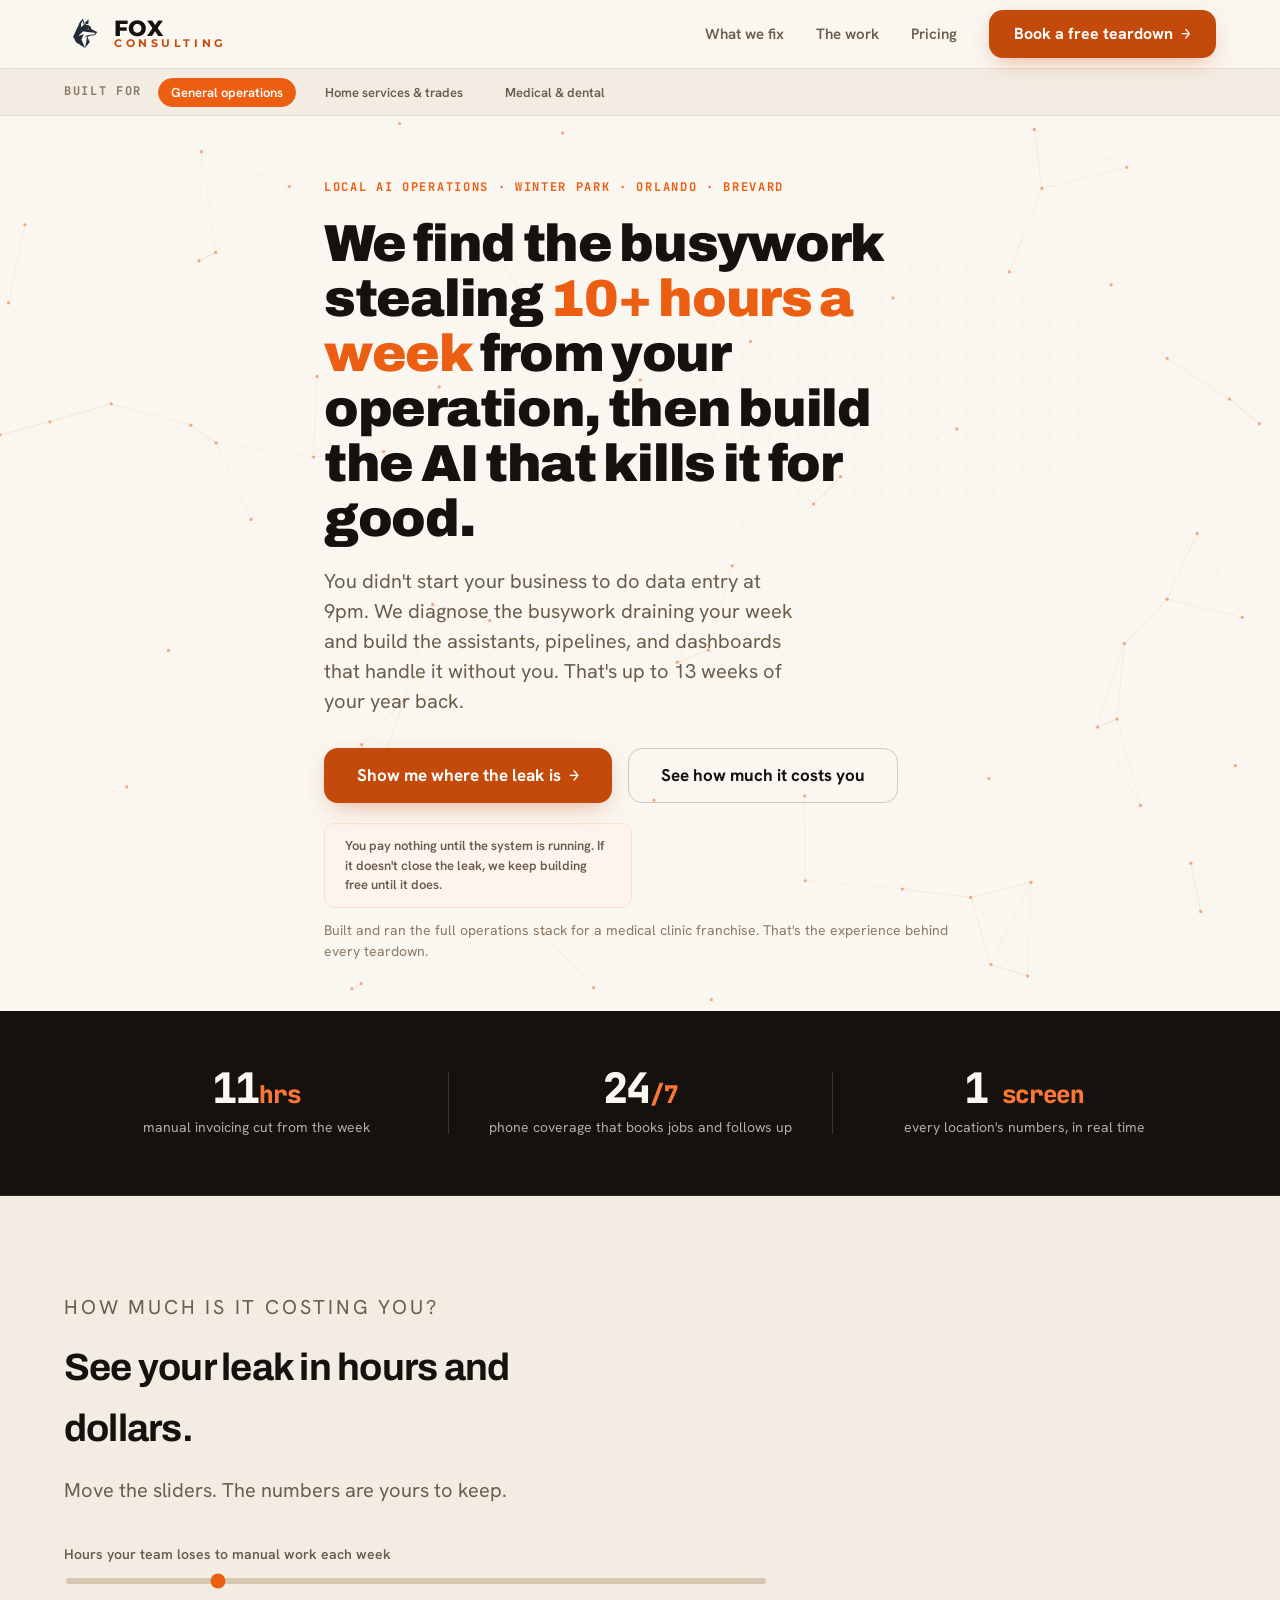
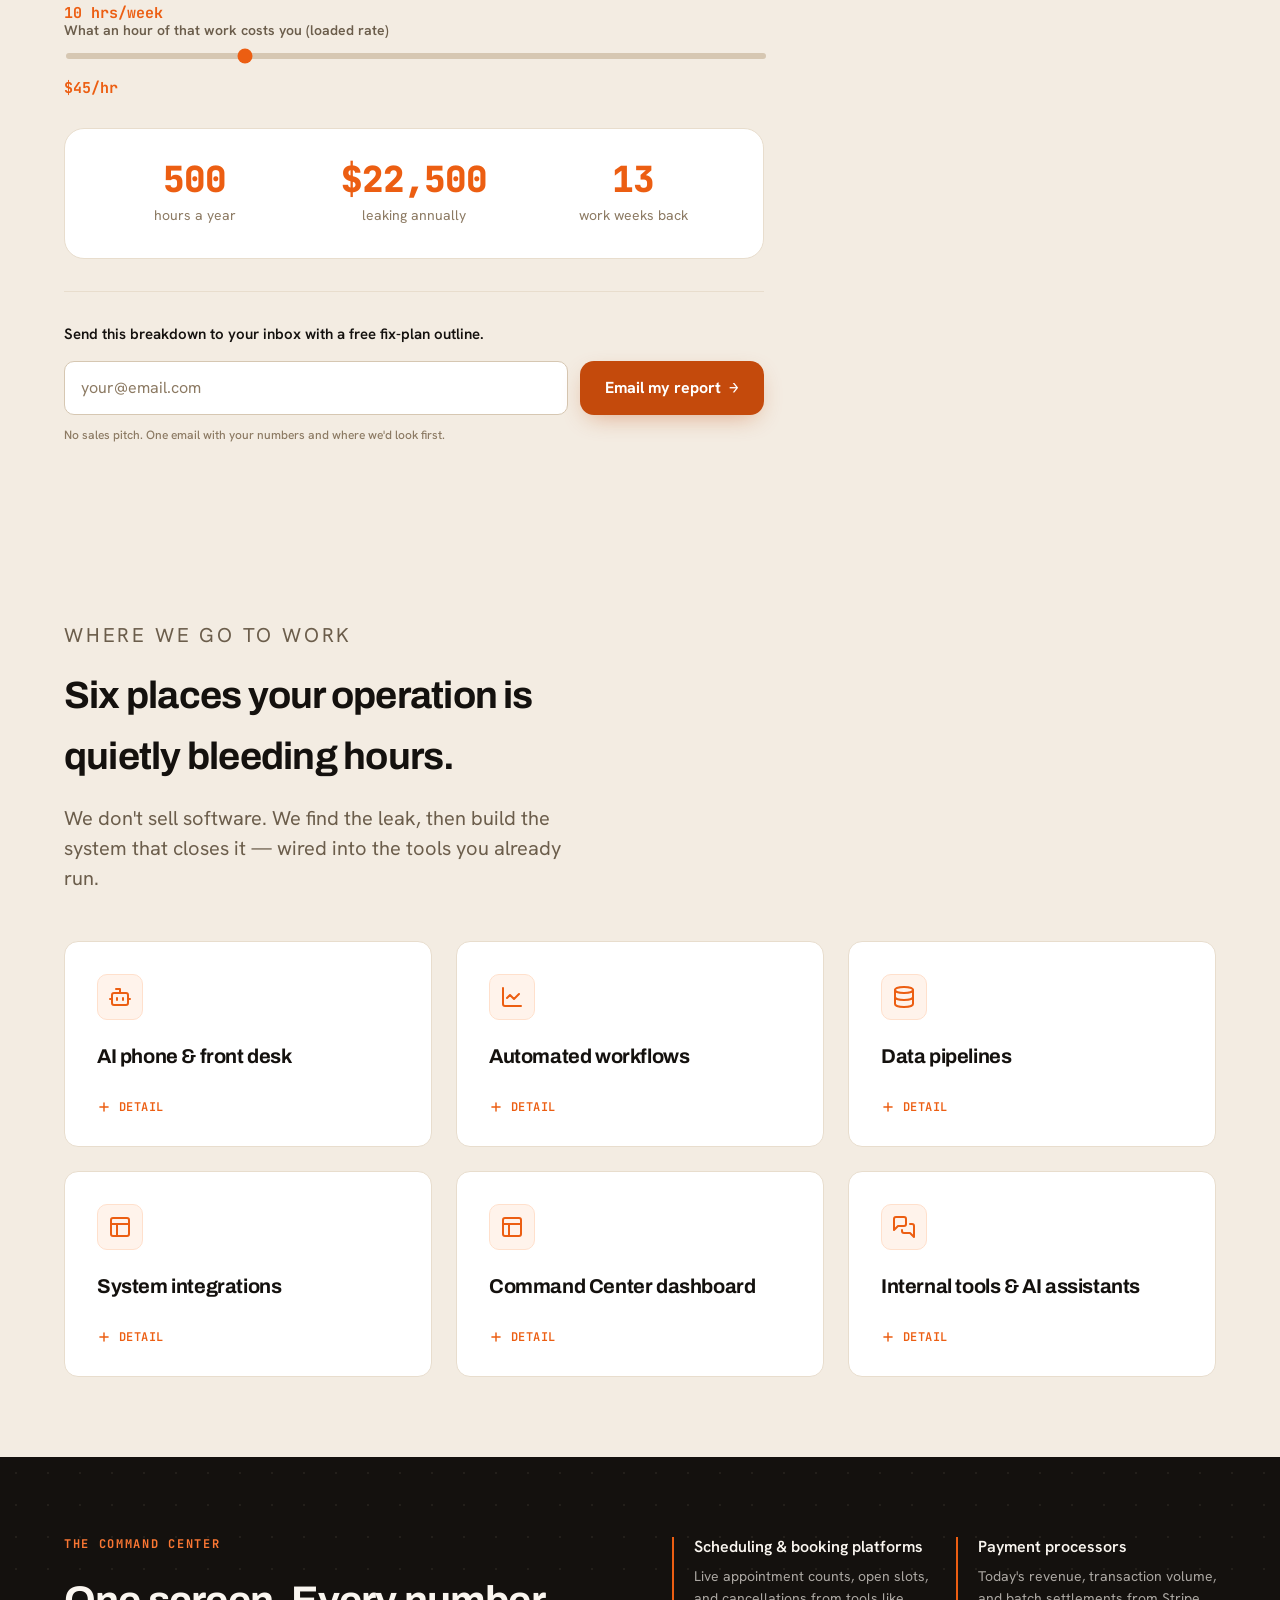
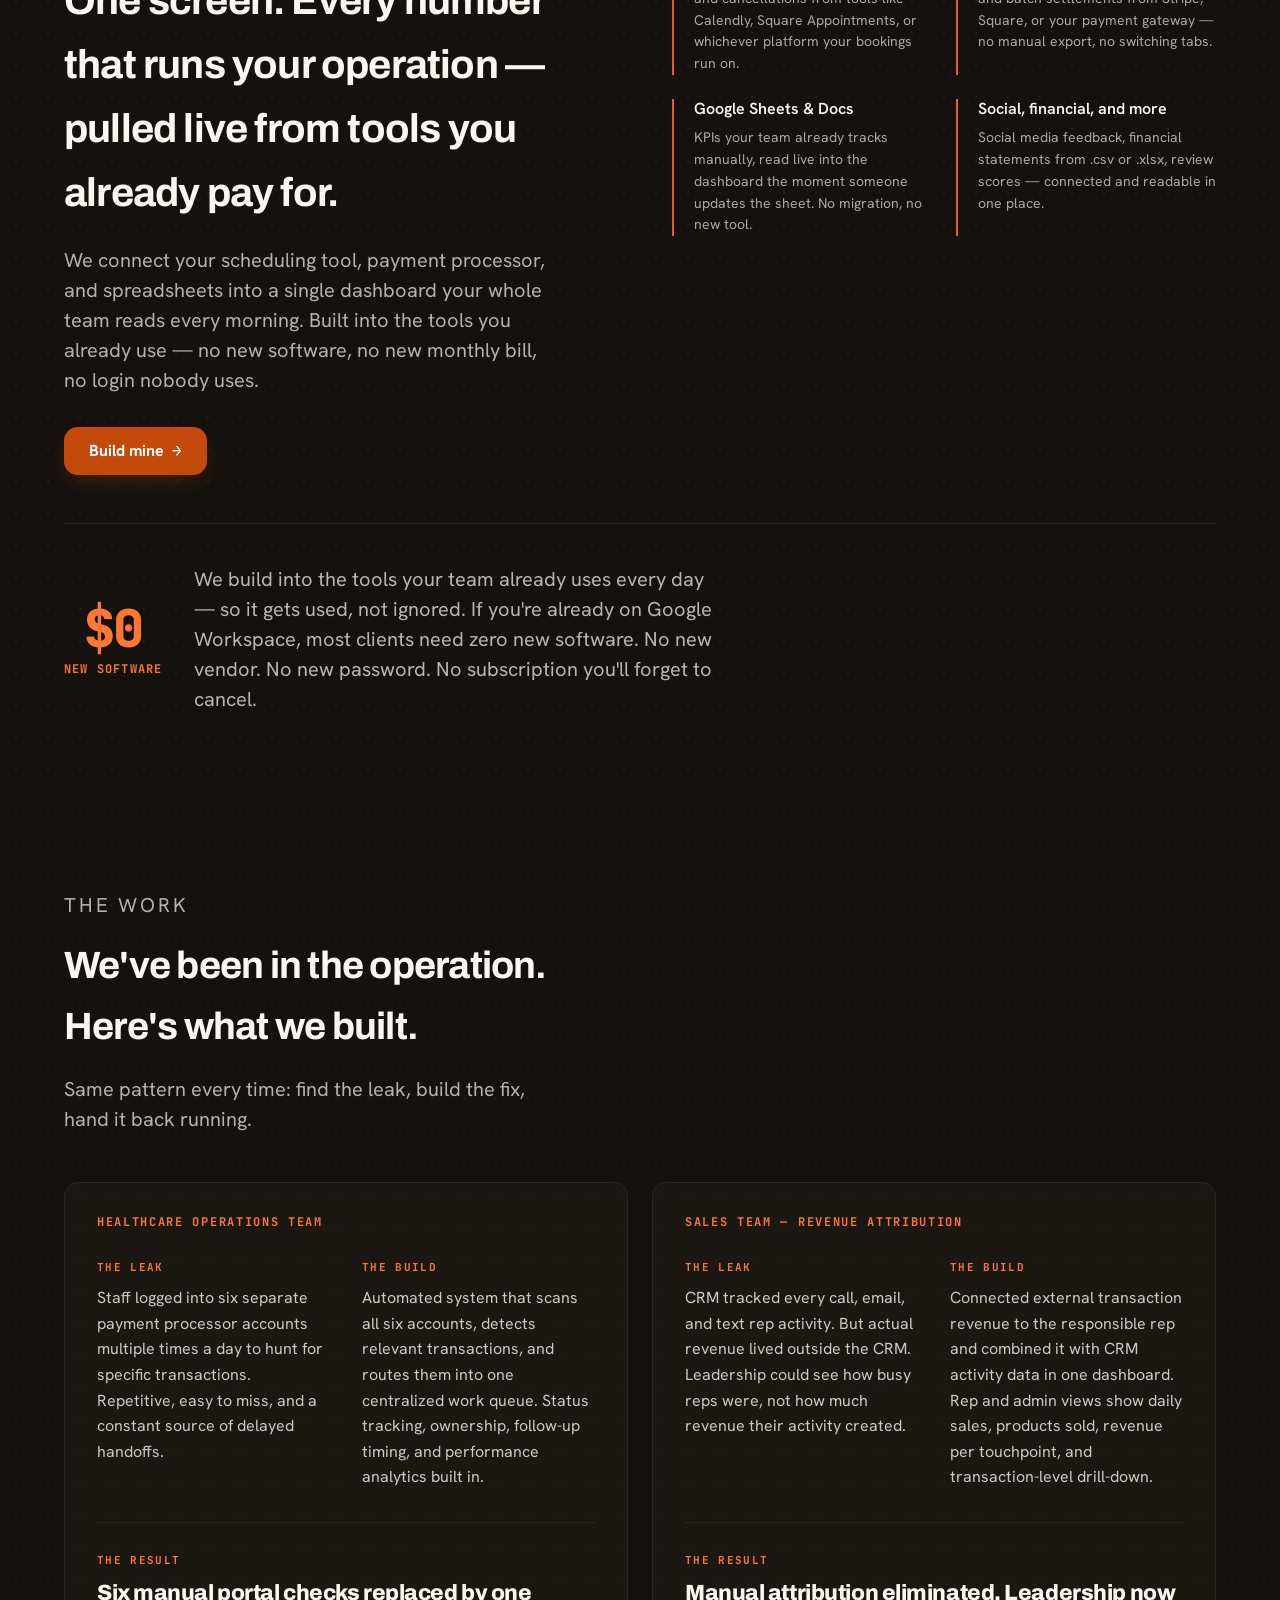
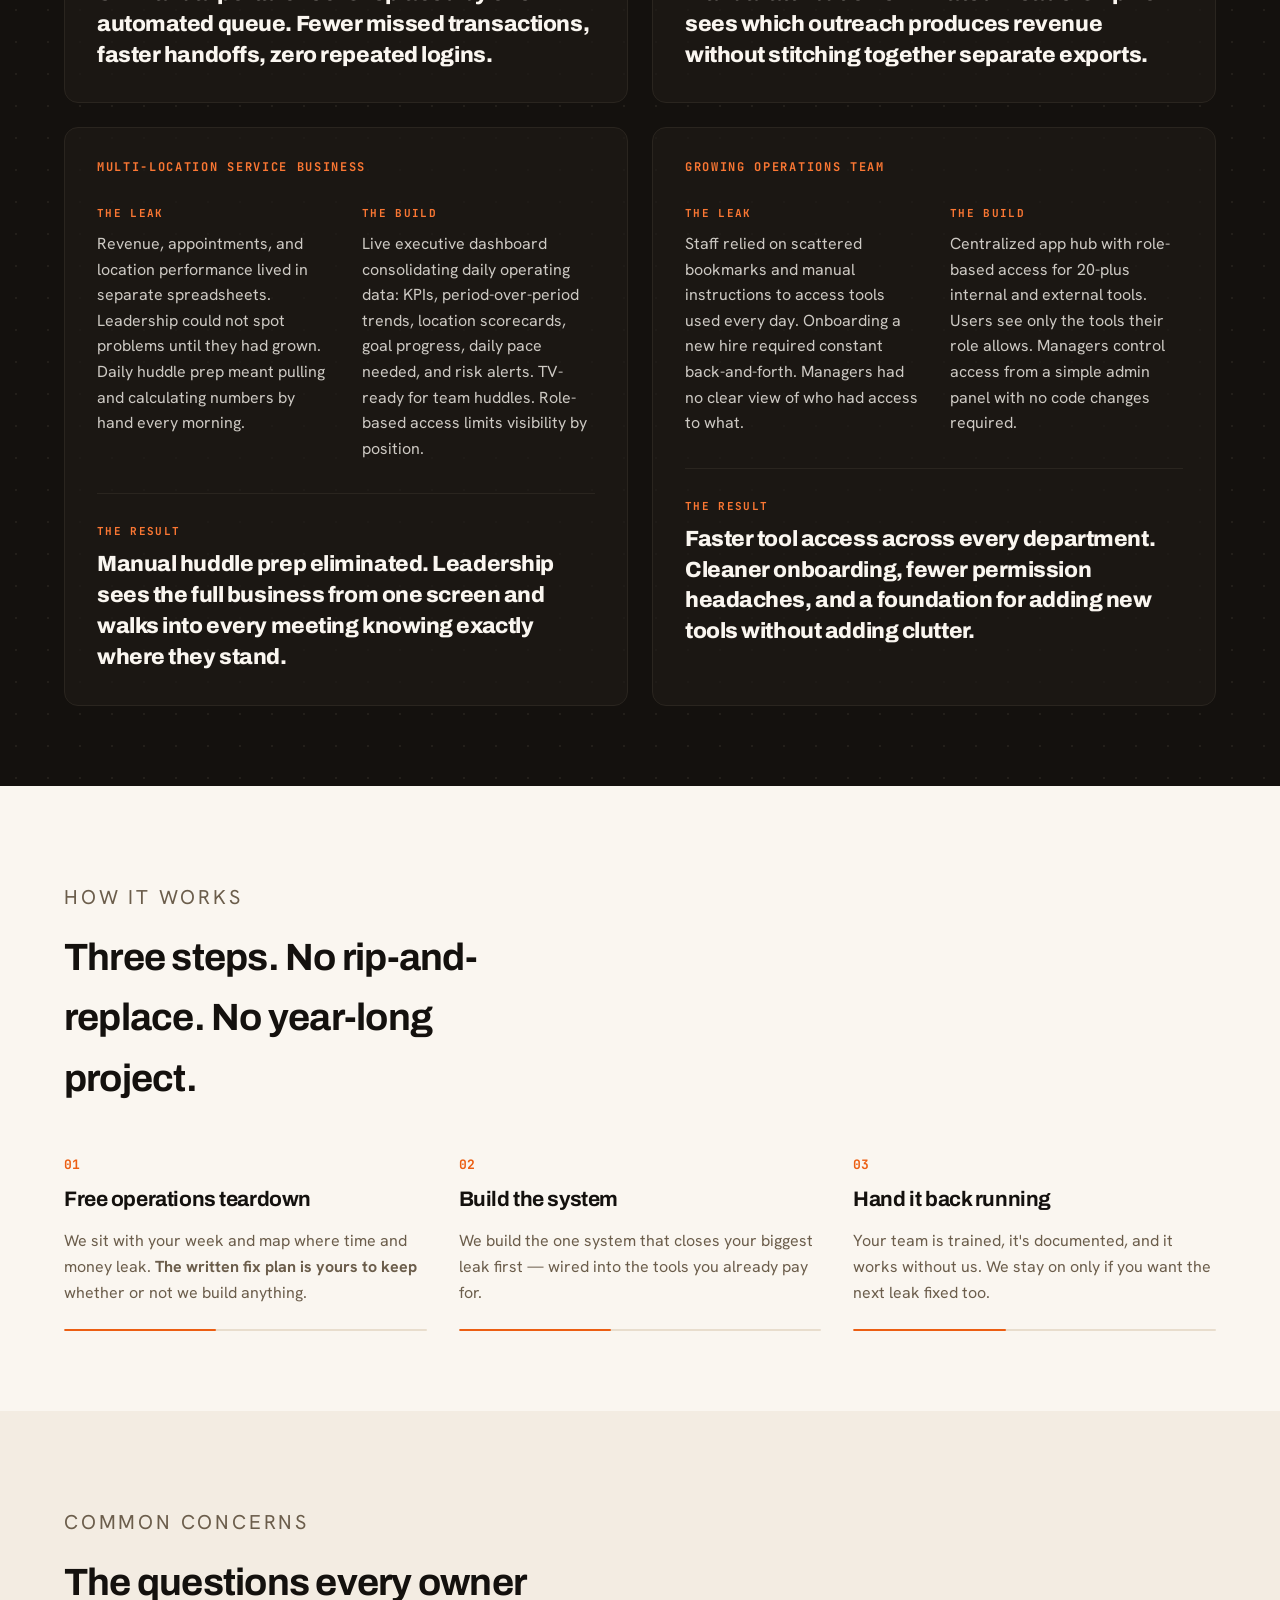
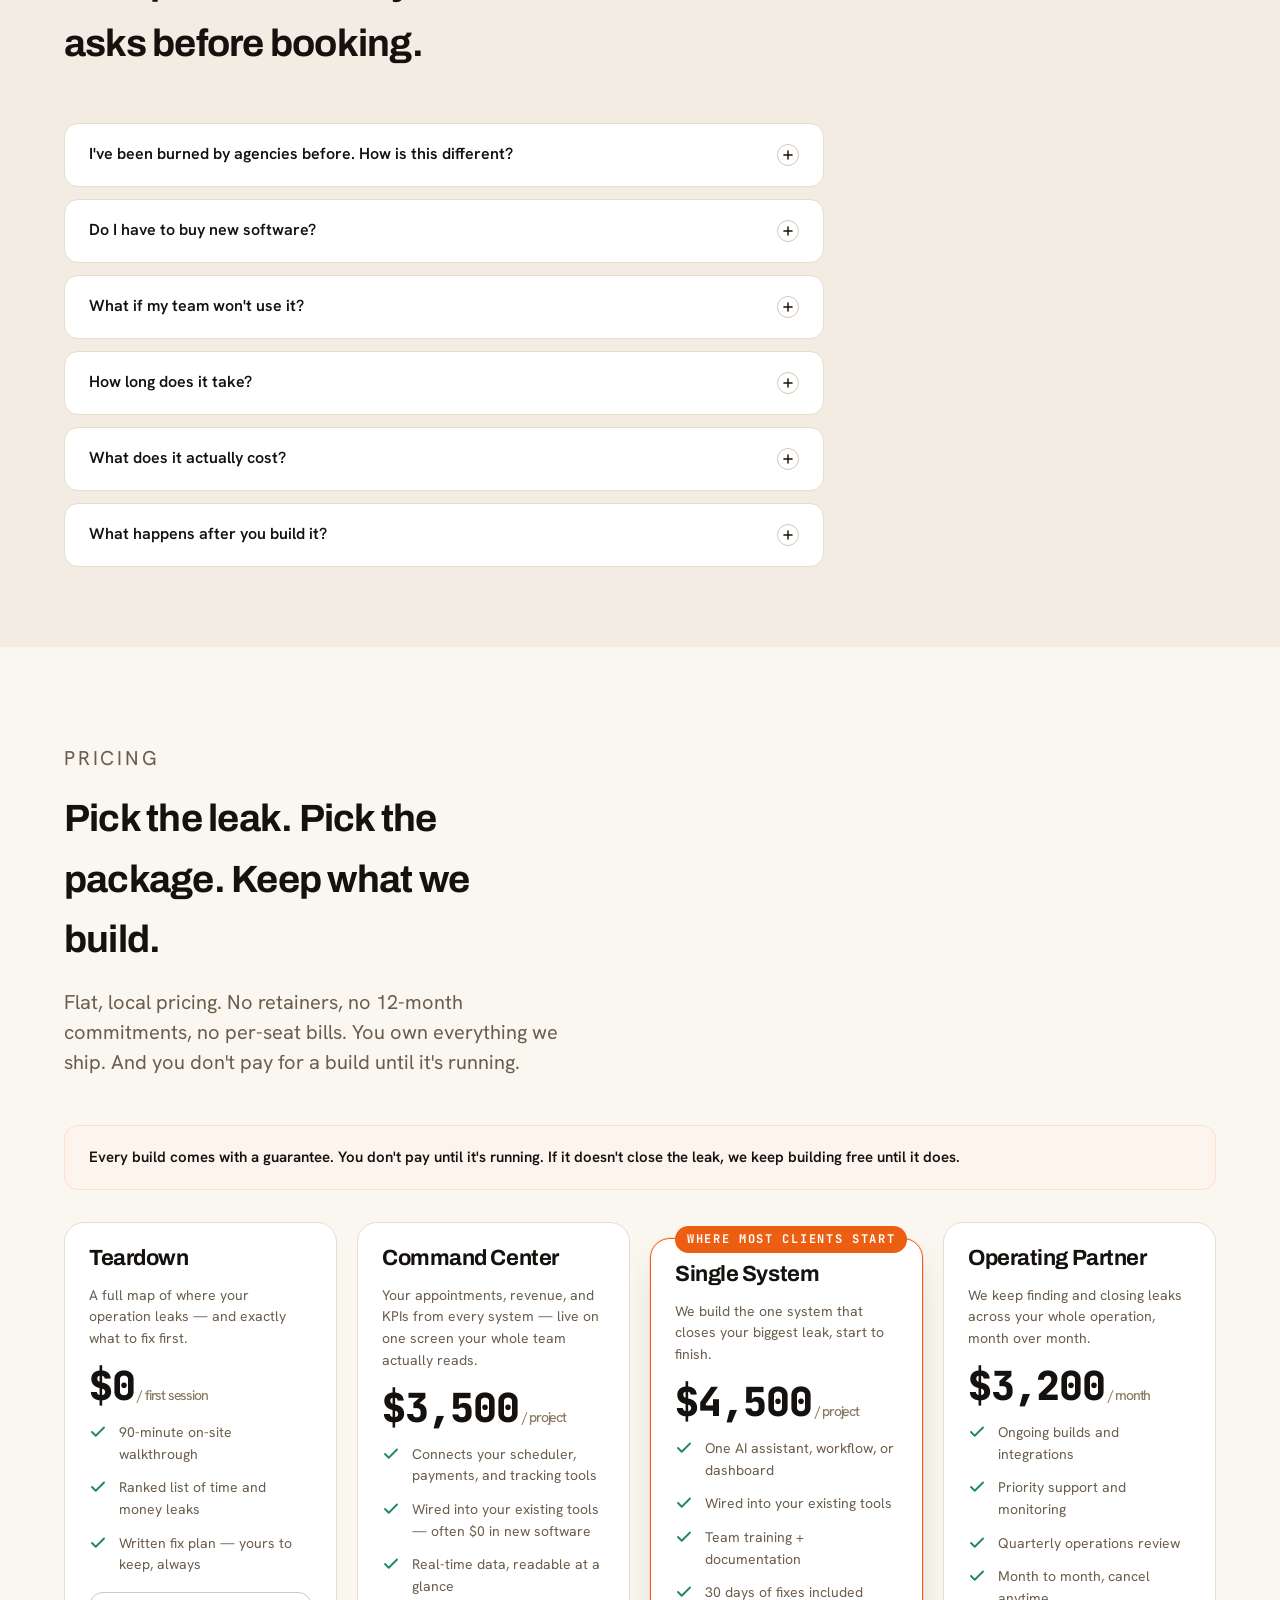
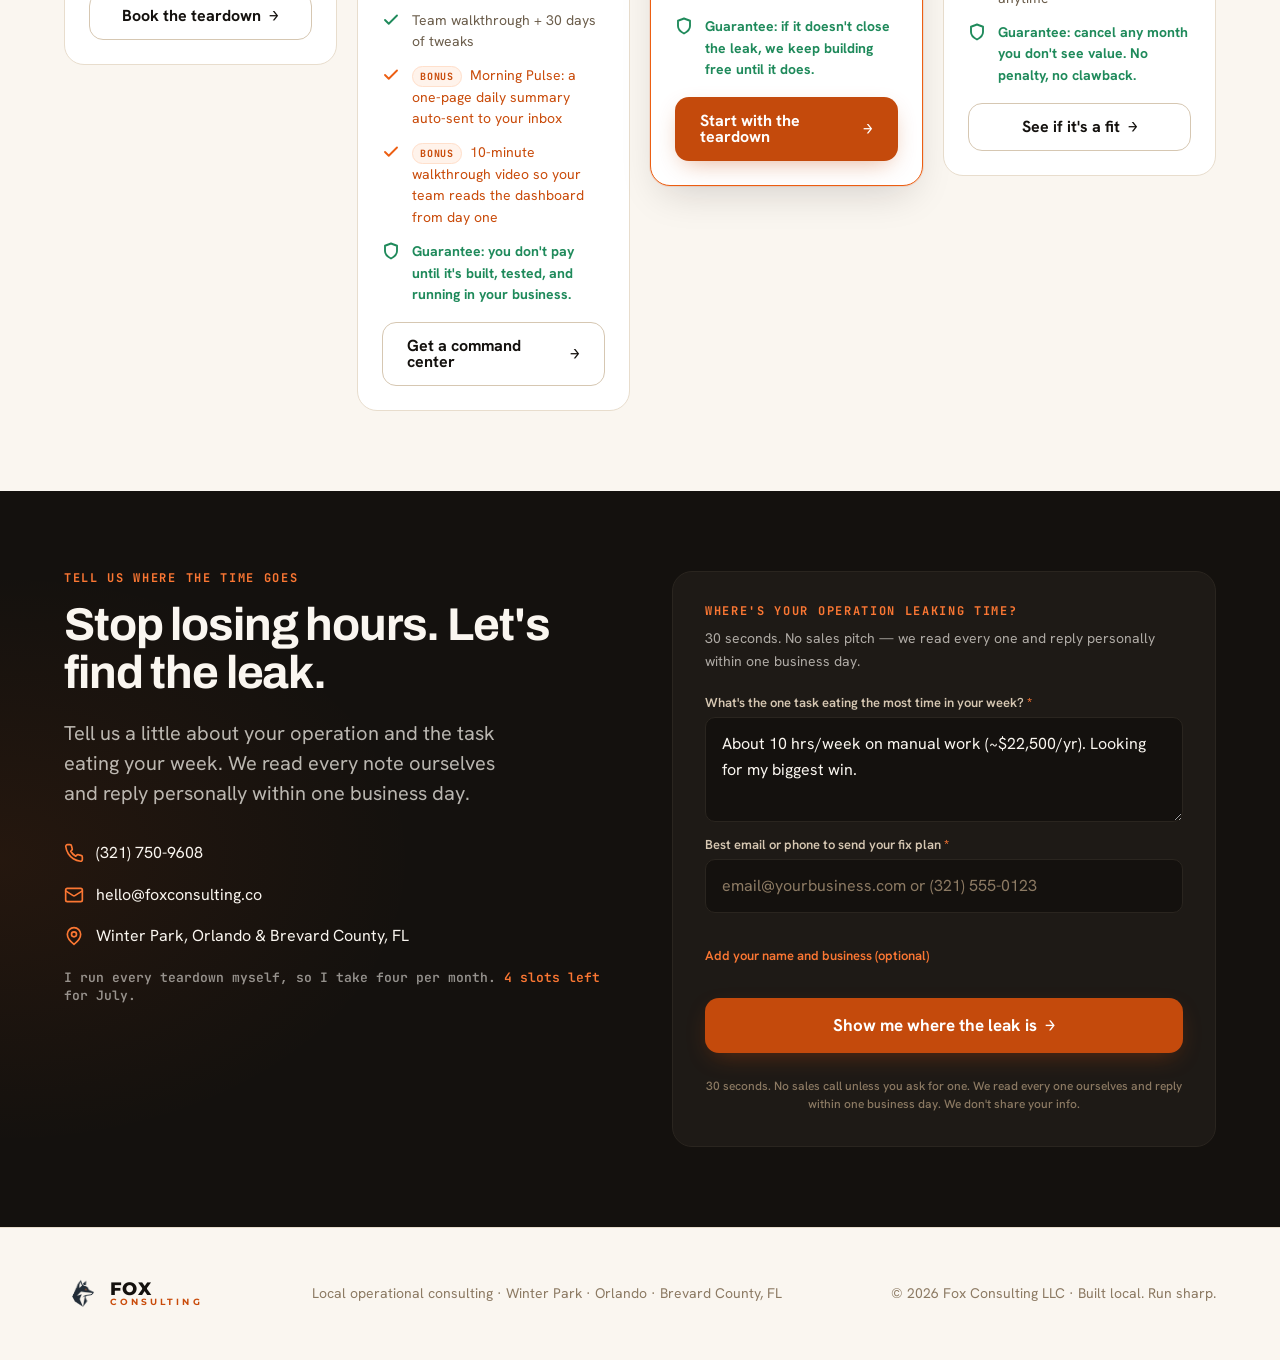
<file: index.html>
<!DOCTYPE html>
<html lang="en">
<head>
  <meta charset="UTF-8">
  <meta name="viewport" content="width=device-width, initial-scale=1.0">
  <title id="pageTitle">Fox Consulting — AI-enabled operations for local businesses</title>
  <meta id="metaDesc" name="description" content="Fox Consulting finds where your operation leaks time and money, then builds the AI systems that stop it. Local to Winter Park, Orlando, and Brevard County, FL.">
  <meta property="og:title" content="Fox Consulting — stop losing hours to manual work">
  <meta property="og:description" content="We find where your operation leaks time and money, then build the AI systems that stop it. Book a free operations teardown.">
  <meta property="og:type" content="website">

  <!-- ============================================================
       ANALYTICS — paste your IDs to activate. See README at bottom
       of this file for how to get your GA4 and Meta Pixel IDs.
       ============================================================ -->
  <script>
    window.FOX_ANALYTICS = {
      GA4_ID: "",            // e.g. "G-XXXXXXXXXX"
      META_PIXEL_ID: ""      // e.g. "1234567890123456"
    };
  </script>
  <script>
    (function () {
      var cfg = window.FOX_ANALYTICS || {};
      var params = new URLSearchParams(location.search);
      // ---- Google Analytics 4 ----
      if (cfg.GA4_ID) {
        var s = document.createElement('script'); s.async = true;
        s.src = 'https://www.googletagmanager.com/gtag/js?id=' + cfg.GA4_ID;
        document.head.appendChild(s);
        window.dataLayer = window.dataLayer || [];
        window.gtag = function () { dataLayer.push(arguments); };
        gtag('js', new Date());
        gtag('config', cfg.GA4_ID);
      }
      // ---- Meta (Facebook) Pixel ----
      if (cfg.META_PIXEL_ID) {
        !function(f,b,e,v,n,t,s){if(f.fbq)return;n=f.fbq=function(){n.callMethod?n.callMethod.apply(n,arguments):n.queue.push(arguments)};if(!f._fbq)f._fbq=n;n.push=n;n.loaded=!0;n.version='2.0';n.queue=[];t=b.createElement(e);t.async=!0;t.src=v;s=b.getElementsByTagName(e)[0];s.parentNode.insertBefore(t,s)}(window,document,'script','https://connect.facebook.net/en_US/fbevents.js');
        fbq('init', cfg.META_PIXEL_ID);
        fbq('track', 'PageView');
      }
    })();
  </script>

  <link rel="preconnect" href="https://fonts.googleapis.com">
  <link rel="preconnect" href="https://fonts.gstatic.com" crossorigin>
  <link rel="stylesheet" href="colors_and_type.css">

  <style>
    *, *::before, *::after { box-sizing: border-box; }
    html { scroll-behavior: smooth; }
    body {
      margin: 0; background: var(--bg); color: var(--fg); font: var(--text-body);
      -webkit-font-smoothing: antialiased; text-rendering: optimizeLegibility;
      overflow-x: hidden;
    }
    a { color: inherit; }
    img { max-width: 100%; display: block; }
    .wrap { width: 100%; max-width: 1200px; margin: 0 auto; padding: 0 var(--space-6); }

    .overline { font: var(--text-overline); letter-spacing: var(--tracking-overline); text-transform: uppercase; color: var(--accent); margin: 0 0 var(--space-4); }
    h1, h2, h3 { font-family: var(--font-display); margin: 0; }
    p { margin: 0; }

    /* ---- buttons ---- */
    .btn {
      display: inline-flex; align-items: center; gap: var(--space-2);
      font: 700 16px/1 var(--font-body); padding: 15px var(--space-6);
      border-radius: var(--radius-lg); border: 1px solid transparent;
      cursor: pointer; text-decoration: none;
      transition: transform .18s cubic-bezier(.2,.8,.2,1), background .18s, box-shadow .18s;
    }
    .btn-primary { background: #C44A0C; color: var(--accent-fg); box-shadow: 0 8px 24px -8px rgba(196,74,12,.45); } /* 4.7:1 on white, WCAG AA */
    .btn-primary:hover { background: #A83A08; transform: translate(2px,-2px); box-shadow: 0 12px 32px -8px rgba(196,74,12,.55); }
    .btn-primary:active { transform: scale(.98); box-shadow: var(--shadow-sm); }
    .btn-ghost { background: transparent; color: var(--fg); border-color: var(--border-strong); }
    .btn-ghost:hover { background: var(--sand-100); }
    .btn-lg { padding: 18px var(--space-8); font-size: 17px; }
    .btn-sm { padding: 10px 18px; font-size: 14px; }
    .btn .arrow { font-family: var(--font-mono); transition: transform .18s cubic-bezier(.2,.8,.2,1); }
    .btn:hover .arrow { transform: translateX(3px); }

    :where(a,button,input,textarea,select):focus-visible { outline: 3px solid var(--ring); outline-offset: 2px; border-radius: var(--radius-sm); }

    /* ---- nav ---- */
    header.nav {
      position: sticky; top: 0; z-index: 50;
      background: color-mix(in srgb, var(--sand-50) 85%, transparent);
      backdrop-filter: blur(12px); -webkit-backdrop-filter: blur(12px);
      border-bottom: 1px solid var(--border);
    }
    .nav-inner { display: flex; align-items: center; justify-content: space-between; height: 68px; }
    .logo { display: flex; align-items: center; gap: 10px; text-decoration: none; }
    .logo img { width: 40px; height: 40px; display: block; flex: none; }
    .logo-type { font-family: var(--font-logo); line-height: .92; }
    .logo .fox { font-weight: 800; font-size: 22px; letter-spacing: .02em; color: var(--char-950); display: block; }
    .logo .consulting { font-weight: 700; font-size: 10.5px; letter-spacing: .34em; color: var(--fox-600); display: block; }
    .nav-links { display: flex; align-items: center; gap: var(--space-8); }
    .nav-links a.txt { font: 600 15px/1 var(--font-body); text-decoration: none; color: var(--fg-secondary); transition: color .15s; }
    .nav-links a.txt:hover { color: var(--fg); }
    /* mobile: CTA always visible outside hamburger */
    .nav-cta-mobile { display: none; }
    .nav-toggle { display: none; }

    /* ---- niche switcher — hidden for paid traffic ---- */
    .switch { border-bottom: 1px solid var(--border); background: var(--bg-sunken); }
    .switch-inner { display: flex; align-items: center; gap: var(--space-4); height: 46px; flex-wrap: wrap; }
    .switch .lbl { font: var(--text-overline); letter-spacing: var(--tracking-overline); text-transform: uppercase; color: var(--fg-muted); }
    .switch a { font: 600 13px/1 var(--font-body); text-decoration: none; color: var(--fg-secondary); padding: 7px 12px; border-radius: var(--radius-pill); border: 1px solid transparent; transition: all .15s; }
    .switch a:hover { color: var(--fg); background: var(--sand-200); }
    .switch a[aria-current="true"] { color: var(--accent-fg); background: var(--accent); border-color: var(--accent); }

    /* ---- hero ---- */
    .hero {
      position: relative; padding: var(--space-16) 0 var(--space-12); overflow: hidden;
    }
    /* warm dot grid */
    .hero::before {
      content:""; position:absolute; inset:0; z-index:0;
      background-image: radial-gradient(var(--sand-300) 1px, transparent 1px);
      background-size: 28px 28px; opacity:.28;
      -webkit-mask-image: radial-gradient(ellipse 80% 70% at 70% 30%, #000 20%, transparent 70%);
              mask-image: radial-gradient(ellipse 80% 70% at 70% 30%, #000 20%, transparent 70%);
      pointer-events:none;
    }
    /* canvas particle background */
    #hero-bg { position: absolute; inset: 0; width: 100%; height: 100%; z-index: 0; pointer-events: none; }
    .hero > *:not(#hero-bg) { position: relative; z-index: 1; }
    @media (prefers-reduced-motion: reduce) { #hero-bg { opacity: 0.4; } }

    .hero-grid { position: relative; z-index: 1; max-width: 680px; }
    .hero h1 { font-weight: 900; font-size: clamp(32px, 4.4vw, 52px); line-height: 1.06; letter-spacing: var(--tracking-display); margin: var(--space-5) 0; }
    .hero h1 .ink { color: var(--accent); }
    .hero .lead { font: var(--text-lead); color: var(--fg-secondary); max-width: 44ch; margin-bottom: var(--space-8); }
    .hero-cta { display: flex; flex-wrap: wrap; gap: var(--space-4); align-items: center; }
    .hero-note { font: var(--text-small); color: var(--fg-muted); margin-top: var(--space-5); line-height: 1.55; }
    .hero-note b { color: var(--fg); font-weight: 600; }

    /* ---- stats band (below hero) ---- */
    .stats-band { background: var(--bg-inverse); padding: var(--space-10) 0; border-bottom: 1px solid var(--char-800); }
    .stats-inner { display: flex; align-items: stretch; justify-content: center; flex-wrap: wrap; gap: 0; }
    .stat-item { flex: 1; min-width: 200px; padding: var(--space-4) var(--space-8); text-align: center; position: relative; }
    .stat-item + .stat-item::before { content:""; position:absolute; left:0; top:20%; bottom:20%; width:1px; background: var(--char-700); }
    .stat-item .num { font: 800 42px/1 var(--font-mono); letter-spacing: -.03em; color: var(--fg-inverse); }
    .stat-item .num .u { color: var(--fox-400); font-size: .58em; }
    .stat-item .lab { font: var(--text-small); color: color-mix(in srgb, var(--sand-50) 68%, transparent); margin-top: var(--space-2); }

    /* ---- sections ---- */
    section { padding: var(--space-20) 0; }
    .sec-head { max-width: 56ch; margin-bottom: var(--space-12); }
    .sec-head h2 { font-size: clamp(28px, 3.6vw, 38px); letter-spacing: var(--tracking-tight); }
    .sec-head p { font: var(--text-lead); color: var(--fg-secondary); margin-top: var(--space-4); }

    /* ---- focus areas ---- */
    .focus { background: var(--bg-sunken); }
    .cards { display: grid; grid-template-columns: repeat(3, 1fr); gap: var(--space-6); }
    .card {
      background: var(--bg-elevated); border-radius: var(--radius-lg); padding: var(--space-8);
      position: relative; overflow: hidden;
      border: 1px solid var(--border);
      transition: transform .22s cubic-bezier(.2,.8,.2,1), box-shadow .22s, border-color .22s;
    }
    /* shimmer border on hover */
    .card::before {
      content:""; position:absolute; inset:0; border-radius: inherit;
      background: linear-gradient(135deg, transparent 40%, rgba(236,94,18,.08) 100%);
      opacity:0; transition: opacity .22s;
    }
    .card:hover { transform: translate(2px,-4px); box-shadow: var(--shadow-md); border-color: var(--border-strong); }
    .card:hover::before { opacity:1; }
    .ic { width: 46px; height: 46px; border-radius: var(--radius-md); display: grid; place-items: center; margin-bottom: var(--space-5); background: var(--fox-50); color: var(--accent); border: 1px solid var(--fox-100); }
    .ic svg { width: 24px; height: 24px; }
    .card h3 { font-size: 20px; letter-spacing: var(--tracking-tight); margin-bottom: var(--space-3); }
    .card p { font: var(--text-body); color: var(--fg-secondary); }

    /* ---- proof / dark statement ---- */
    .proof { background: var(--bg-inverse); color: var(--fg-inverse); position: relative; overflow: hidden; }
    .proof::before {
      content:""; position:absolute; inset:0; pointer-events:none;
      background-image: radial-gradient(var(--char-700) 1px, transparent 1px);
      background-size: 32px 32px; opacity:.4;
    }
    .proof .wrap { position: relative; }
    .proof .overline { color: var(--fox-400); }
    .proof .sec-head h2 { color: var(--fg-inverse); }
    .proof .sec-head p { color: color-mix(in srgb, var(--sand-50) 70%, transparent); }
    .examples { display: grid; grid-template-columns: repeat(3, 1fr); gap: var(--space-6); }
    .ex { border: 1px solid var(--border-inverse); border-radius: var(--radius-lg); padding: var(--space-8); background: color-mix(in srgb, var(--char-900) 70%, transparent); backdrop-filter: blur(2px); transition: border-color .2s, transform .2s cubic-bezier(.2,.8,.2,1); }
    .ex:hover { border-color: rgba(236,94,18,.4); transform: translateY(-3px); }
    .ex .kicker { font: var(--text-overline); letter-spacing: var(--tracking-overline); text-transform: uppercase; color: var(--fox-400); }
    .ex .big { font: 800 40px/1 var(--font-mono); letter-spacing: -.02em; margin: var(--space-4) 0 var(--space-2); }
    .ex .big .u { color: var(--fox-400); font-size: .56em; font-weight: 700; }
    .ex h3 { font-size: 18px; color: var(--fg-inverse); margin: var(--space-4) 0 var(--space-2); }
    .ex p { font: var(--text-small); color: color-mix(in srgb, var(--sand-50) 66%, transparent); }
    .proof-quote { margin-top: var(--space-16); padding-top: var(--space-12); border-top: 1px solid var(--border-inverse); font: var(--text-h3); font-family: var(--font-display); font-weight: 700; letter-spacing: var(--tracking-tight); max-width: 32ch; color: var(--fg-inverse); }
    .proof-quote .by { display: block; font: var(--text-mono); color: var(--fox-400); margin-top: var(--space-5); }

    /* ---- command center section ---- */
    .cmd-ctr { background: var(--bg-inverse); color: var(--fg-inverse); position: relative; overflow: hidden; }
    .cmd-ctr::before {
      content:""; position:absolute; inset:0; pointer-events:none;
      background-image: radial-gradient(var(--char-700) 1px, transparent 1px);
      background-size: 32px 32px; opacity:.4;
    }
    .cmd-ctr .wrap { position: relative; }
    .cmd-grid { display: grid; grid-template-columns: 1fr 1fr; gap: var(--space-16); align-items: start; }
    .cmd-ctr .overline { color: var(--fox-400); }
    .cmd-ctr h2 { color: var(--fg-inverse); font-size: clamp(28px, 3.6vw, 40px); letter-spacing: var(--tracking-tight); margin: var(--space-4) 0 var(--space-5); }
    .cmd-ctr .lead { font: var(--text-lead); color: color-mix(in srgb, var(--sand-50) 70%, transparent); max-width: 44ch; margin-bottom: var(--space-8); }
    .cmd-features { display: grid; grid-template-columns: 1fr 1fr; gap: var(--space-6); }
    .cmd-feat { border-left: 2px solid var(--fox-500); padding-left: var(--space-5); }
    .cmd-feat .feat-h { font: 600 16px/1.3 var(--font-body); color: var(--fg-inverse); margin: 0 0 var(--space-2); }
    .cmd-feat .feat-p { font: var(--text-small); color: color-mix(in srgb, var(--sand-50) 66%, transparent); margin: 0; }
    .cmd-no-software {
      margin-top: var(--space-12); border-top: 1px solid var(--char-800); padding-top: var(--space-10);
      display: flex; align-items: center; gap: var(--space-8); flex-wrap: wrap;
    }
    .cmd-zero { text-align: center; }
    .cmd-zero .big { font: 800 52px/1 var(--font-mono); letter-spacing: -.03em; color: var(--fox-400); }
    .cmd-zero .lab { font: 700 12px/1 var(--font-mono); color: var(--fox-400); text-transform: uppercase; letter-spacing: .1em; margin-top: var(--space-2); }
    .cmd-no-software .body { font: var(--text-lead); color: color-mix(in srgb, var(--sand-50) 72%, transparent); max-width: 48ch; }

    /* ---- how it works ---- */
    .steps { display: grid; grid-template-columns: repeat(3, 1fr); gap: var(--space-8); }
    .step .n { font: 700 13px/1 var(--font-mono); color: var(--accent); }
    .step h3 { font-size: 21px; letter-spacing: var(--tracking-tight); margin: var(--space-3) 0; }
    .step p { color: var(--fg-secondary); }
    .step .bar { height: 2px; background: var(--border); border-radius: var(--radius-pill); margin-top: var(--space-6); position: relative; overflow: hidden; }
    .step .bar::after { content:""; position:absolute; inset:0 58% 0 0; background: var(--accent); border-radius: inherit; }

    /* ---- FAQ / objections ---- */
    .faq-section { background: var(--bg-sunken); }
    .faq-list { display: grid; gap: var(--space-3); max-width: 760px; }
    .faq-item { background: var(--bg-elevated); border: 1px solid var(--border); border-radius: var(--radius-lg); overflow: hidden; transition: border-color .15s; }
    .faq-item:hover { border-color: var(--border-strong); }
    .faq-q {
      width: 100%; text-align: left; background: none; border: none; cursor: pointer;
      display: flex; align-items: center; justify-content: space-between; gap: var(--space-4);
      padding: var(--space-5) var(--space-6); font: 600 16px/1.3 var(--font-body); color: var(--fg);
    }
    .faq-q .icon { flex: none; width: 22px; height: 22px; border-radius: 50%; border: 1px solid var(--border-strong); display: grid; place-items: center; transition: background .15s, border-color .15s; }
    .faq-q .icon svg { width: 14px; height: 14px; transition: transform .25s cubic-bezier(.2,.8,.2,1); }
    .faq-item.open .faq-q .icon { background: var(--accent); border-color: var(--accent); color: #fff; }
    .faq-item.open .faq-q .icon svg { transform: rotate(45deg); }
    .faq-a { max-height: 0; overflow: hidden; transition: max-height .32s cubic-bezier(.2,.8,.2,1); }
    .faq-a-inner { padding: 0 var(--space-6) var(--space-5); font: var(--text-body); color: var(--fg-secondary); line-height: 1.65; }
    .faq-item.open .faq-a { max-height: 300px; }

    /* ---- time leak calculator ---- */
    .calc-section { background: var(--bg-sunken); }
    .calc-wrap { max-width: 700px; }
    .calc-body { display: grid; gap: var(--space-8); }
    .calc-sliders { display: grid; gap: var(--space-7); }
    .calc-label { display: grid; gap: var(--space-3); cursor: default; }
    .calc-lbl-text { font: 600 14px/1.3 var(--font-body); color: var(--fg-secondary); }
    .calc-label input[type=range] {
      -webkit-appearance: none; appearance: none;
      width: 100%; height: 6px; border-radius: var(--radius-pill);
      background: var(--border-strong); cursor: pointer; outline: none;
      accent-color: var(--accent);
    }
    .calc-label input[type=range]:focus-visible { outline: 2px solid var(--accent); outline-offset: 4px; }
    .calc-output { font: 700 15px/1 var(--font-mono); color: var(--accent); display: block; margin-top: var(--space-2); }
    .calc-result {
      display: grid; grid-template-columns: repeat(3, 1fr);
      gap: var(--space-6);
      background: var(--bg-elevated); border: 1px solid var(--border);
      border-radius: var(--radius-xl); padding: var(--space-8);
      text-align: center;
    }
    .calc-stat strong { display: block; font: 800 36px/1 var(--font-mono); letter-spacing: -.03em; color: var(--accent); }
    .calc-stat span { font: var(--text-small); color: var(--fg-muted); margin-top: var(--space-2); display: block; }

    /* ---- calculator email gate ---- */
    .calc-gate { border-top: 1px solid var(--border); padding-top: var(--space-8); }
    .calc-gate-lbl { font: 600 15px/1.4 var(--font-body); color: var(--fg); margin-bottom: var(--space-4); }
    .calc-email-row { display: flex; gap: var(--space-3); flex-wrap: wrap; }
    .calc-email-row input[type=email] {
      flex: 1; min-width: 220px; font: var(--text-body); color: var(--fg);
      background: var(--bg-elevated); border: 1px solid var(--border-strong);
      border-radius: var(--radius-md); padding: 13px var(--space-4);
      transition: border-color .15s;
    }
    .calc-email-row input[type=email]::placeholder { color: var(--fg-muted); }
    .calc-email-row input[type=email]:focus { border-color: var(--accent); outline: none; }
    .calc-email-row input[type=email].invalid { border-color: var(--danger); }
    .calc-gate-reassure { font: var(--text-caption); color: var(--fg-muted); margin-top: var(--space-3); }
    .calc-gate-sent { display: none; font: 600 14px/1.4 var(--font-body); color: var(--success); padding: var(--space-4) 0; }
    .calc-gate-sent.show { display: block; }
    .sr-only { position: absolute; width: 1px; height: 1px; padding: 0; margin: -1px; overflow: hidden; clip: rect(0,0,0,0); white-space: nowrap; border: 0; }

    /* ---- focus area cards — interactive expand ---- */
    .card { cursor: pointer; }
    .card .card-expand { display: flex; align-items: center; gap: var(--space-2); margin-top: var(--space-4); font: 600 12px/1 var(--font-mono); color: var(--accent); letter-spacing: .04em; text-transform: uppercase; }
    .card .card-expand svg { width: 14px; height: 14px; transition: transform .2s; flex: none; }
    .card.open .card-expand svg { transform: rotate(45deg); }
    .card .card-detail { max-height: 0; overflow: hidden; transition: max-height .3s cubic-bezier(.2,.8,.2,1); }
    .card.open .card-detail { max-height: 200px; }
    .card.open { border-color: rgba(236,94,18,.35); box-shadow: var(--shadow-md); }

    /* ---- pricing ---- */
    .pricing { }
    .plans { display: grid; grid-template-columns: repeat(4, 1fr); gap: var(--space-5); align-items: start; }
    .plan { background: var(--bg-elevated); border: 1px solid var(--border); border-radius: var(--radius-xl); padding: var(--space-6); display: flex; flex-direction: column; gap: var(--space-4); }
    .plan.featured { border-color: var(--accent); box-shadow: var(--shadow-lg), 0 0 0 1px rgba(236,94,18,.12); position: relative; margin-top: var(--space-4); }
    .plan.featured .badge { position: absolute; top: -13px; left: var(--space-6); background: var(--accent); color: var(--accent-fg); font: var(--text-overline); letter-spacing: var(--tracking-overline); text-transform: uppercase; padding: 6px 12px; border-radius: var(--radius-pill); }
    .plan .pname { font: 700 22px/1 var(--font-display); letter-spacing: var(--tracking-tight); }
    .plan .ptag { font: var(--text-small); color: var(--fg-secondary); min-height: 2.6em; }
    .plan .price { font: 800 40px/1 var(--font-mono); letter-spacing: -.03em; }
    .plan .price .per { font: 500 14px/1 var(--font-body); color: var(--fg-muted); }
    .plan ul { list-style: none; margin: 0; padding: 0; display: grid; gap: var(--space-3); }
    .plan li { display: flex; gap: var(--space-3); font: var(--text-small); color: var(--fg-secondary); }
    .plan li svg { width: 18px; height: 18px; color: var(--success); flex: none; margin-top: 1px; }
    .plan .btn { width: 100%; justify-content: center; margin-top: auto; }

    /* ---- contact / CTA ---- */
    .contact { background: var(--bg-inverse); color: var(--fg-inverse); position: relative; overflow: hidden; }
    .contact::before {
      content:""; position:absolute; inset:0; pointer-events:none;
      background: radial-gradient(ellipse 50% 60% at 0% 50%, rgba(236,94,18,.08) 0%, transparent 65%);
    }
    .contact-grid { position: relative; display: grid; grid-template-columns: 1fr 1fr; gap: var(--space-16); align-items: start; }
    .contact .overline { color: var(--fox-400); }
    .contact h2 { color: var(--fg-inverse); font-size: clamp(30px, 4vw, 46px); letter-spacing: var(--tracking-display); line-height: 1.04; }
    .contact .lead { font: var(--text-lead); color: color-mix(in srgb, var(--sand-50) 72%, transparent); margin: var(--space-5) 0 var(--space-8); max-width: 40ch; }
    .contact .deet { display: flex; align-items: center; gap: var(--space-3); margin-bottom: var(--space-4); color: var(--fg-inverse); text-decoration: none; }
    .contact .deet svg { width: 20px; height: 20px; color: var(--fox-400); flex: none; }
    .contact .deet:hover span { text-decoration: underline; }

    /* ---- lead form ---- */
    .booking { background: var(--char-900); border: 1px solid var(--border-inverse); border-radius: var(--radius-xl); padding: var(--space-8); }
    .booking .form-kicker { font: var(--text-overline); letter-spacing: var(--tracking-overline); text-transform: uppercase; color: var(--fox-400); margin-bottom: var(--space-2); }
    .booking .form-sub { font: var(--text-small); color: color-mix(in srgb, var(--sand-50) 66%, transparent); margin-bottom: var(--space-6); line-height: 1.6; }
    form#leadForm { display: grid; gap: var(--space-4); }
    .field { display: grid; gap: var(--space-2); }
    .field label { font: 600 13px/1 var(--font-body); color: var(--sand-300); }
    .field label .req { color: var(--fox-400); }
    .field .hint { font: var(--text-caption); color: var(--sand-500); display: inline; margin-left: var(--space-2); font-weight: 400; }
    .field input, .field textarea {
      font: var(--text-body); color: var(--fg-inverse);
      background: var(--char-950); border: 1px solid var(--border-inverse);
      border-radius: var(--radius-md); padding: 13px var(--space-4); width: 100%;
      transition: border-color .15s;
    }
    .field input::placeholder, .field textarea::placeholder { color: var(--sand-500); }
    .field input:focus, .field textarea:focus { border-color: var(--accent); outline: none; }
    .field input.invalid, .field textarea.invalid { border-color: var(--danger); }
    #leadForm .btn { width: 100%; justify-content: center; margin-top: var(--space-2); }
    .form-reassure { font: var(--text-caption); color: var(--sand-500); text-align: center; margin-top: var(--space-2); line-height: 1.55; }
    .form-success { display: none; text-align: center; padding: var(--space-10) var(--space-4); }
    .form-success.show { display: block; }
    .form-success .check { width: 56px; height: 56px; border-radius: 50%; display: grid; place-items: center; margin: 0 auto var(--space-5); background: color-mix(in srgb, var(--success) 22%, transparent); color: #7BD6A8; }
    .form-success .check svg { width: 28px; height: 28px; }
    .form-success h3 { color: var(--fg-inverse); font-size: 24px; letter-spacing: var(--tracking-tight); margin-bottom: var(--space-3); }
    .form-success p { color: color-mix(in srgb, var(--sand-50) 72%, transparent); font: var(--text-body); max-width: 34ch; margin: 0 auto; }

    /* ---- case study cards ---- */
    #caseGrid { display: grid; grid-template-columns: 1fr 1fr; gap: var(--space-6); }
    .case-card { border: 1px solid var(--border-inverse); border-radius: var(--radius-lg); padding: var(--space-8); background: color-mix(in srgb, var(--char-900) 70%, transparent); transition: border-color .2s; }
    .case-card:hover { border-color: rgba(236,94,18,.4); }
    .case-industry { font: var(--text-overline); letter-spacing: var(--tracking-overline); text-transform: uppercase; color: var(--fox-400); display: block; margin-bottom: var(--space-8); }
    .case-fields { display: grid; grid-template-columns: 1fr 1fr; gap: var(--space-8); margin-bottom: var(--space-8); }
    .case-label { font: 700 11px/1 var(--font-mono); text-transform: uppercase; letter-spacing: .12em; color: var(--fox-400); margin: 0 0 var(--space-3); }
    .case-value { font: var(--text-body); color: color-mix(in srgb, var(--sand-50) 80%, transparent); margin: 0; line-height: 1.6; }
    .case-result { border-top: 1px solid var(--border-inverse); padding-top: var(--space-8); margin-top: var(--space-2); }
    .case-result-num { font: 800 22px/1.4 var(--font-display); color: var(--fg-inverse); margin: var(--space-3) 0 0; letter-spacing: var(--tracking-tight); }
    .case-quote { border-left: 2px solid var(--fox-500); margin: var(--space-8) 0 0; padding-left: var(--space-6); font: var(--text-lead); color: color-mix(in srgb, var(--sand-50) 78%, transparent); font-style: normal; }
    .case-quote cite { display: block; font: var(--text-mono); color: var(--fox-400); margin-top: var(--space-3); font-style: normal; }

    /* ---- guarantee ---- */
    .guarantee-banner { background: color-mix(in srgb, var(--fox-50) 55%, transparent); border: 1px solid var(--fox-100); border-radius: var(--radius-lg); padding: var(--space-5) var(--space-6); margin-bottom: var(--space-8); }
    .guarantee-banner p { font: 600 15px/1.5 var(--font-body); color: var(--fg); margin: 0; }
    .plan .guarantee-line { color: var(--success); font-weight: 700; }
    .plan .bonus-li { color: var(--fox-600); }
    .plan .bonus-li svg { color: var(--fox-500); }
    .bonus-tag { font: 700 10px/1 var(--font-mono); text-transform: uppercase; letter-spacing: .08em; background: var(--fox-50); color: var(--fox-600); border: 1px solid var(--fox-100); border-radius: var(--radius-pill); padding: 3px 7px; margin-right: 4px; flex: none; }

    /* ---- hero guarantee + proof strip ---- */
    .hero-guarantee { font: 600 13px/1.5 var(--font-body); color: var(--fg-secondary); margin-top: var(--space-5); padding: var(--space-3) var(--space-5); background: color-mix(in srgb, var(--fox-50) 60%, transparent); border: 1px solid var(--fox-100); border-radius: var(--radius-md); max-width: 44ch; }
    .hero-proof-strip { font: var(--text-small); color: var(--fg-muted); margin-top: var(--space-3); }
    .scarcity { font: 600 13px/1.4 var(--font-mono); color: var(--fg-muted); margin-top: var(--space-3); }
    .scarcity .slots { color: var(--accent); }
    .contact-scarcity { font: 600 13px/1.4 var(--font-mono); color: color-mix(in srgb, var(--sand-50) 56%, transparent); margin-top: var(--space-5); }
    .contact-scarcity .slots { color: var(--fox-400); }

    /* ---- optional form fields ---- */
    .form-optional { margin-top: var(--space-2); border: none; padding: 0; }
    .form-optional summary { font: 600 13px/1 var(--font-body); color: var(--fox-400); cursor: pointer; padding: var(--space-3) 0; list-style: none; }
    .form-optional summary::-webkit-details-marker { display: none; }
    .form-optional-body { display: grid; gap: var(--space-4); padding-top: var(--space-3); }

    /* ---- footer ---- */
    footer { background: var(--bg); border-top: 1px solid var(--border); padding: var(--space-12) 0; }
    .foot { display: flex; align-items: center; justify-content: space-between; gap: var(--space-6); flex-wrap: wrap; }
    .foot small { font: var(--text-small); color: var(--fg-muted); }
    .foot .logo img { width: 36px; height: 36px; }
    .foot .logo .fox { font-size: 18px; }
    .foot .logo .consulting { font-size: 9px; }

    /* ---- scroll reveal ---- */
    .reveal { opacity: 0; transform: translateY(14px); transition: opacity .45s cubic-bezier(.2,.8,.2,1), transform .45s cubic-bezier(.2,.8,.2,1); }
    .reveal.in { opacity: 1; transform: none; }

    /* ---- floating mobile CTA (appears after hero) ---- */
    .float-cta {
      display: none; position: fixed; bottom: var(--space-5); left: 50%; transform: translateX(-50%);
      z-index: 40; white-space: nowrap;
      box-shadow: 0 8px 32px -8px rgba(20,17,14,.4), var(--shadow-accent);
      transition: opacity .3s, transform .3s cubic-bezier(.2,.8,.2,1);
      opacity: 0; pointer-events: none;
    }
    .float-cta.visible { opacity: 1; pointer-events: auto; }

    /* ---- responsive ---- */
    @media (max-width: 1100px) {
      .plans { grid-template-columns: repeat(2, 1fr); gap: var(--space-6); }
      .plan.featured { margin-top: 0; }
    }
    @media (max-width: 900px) {
      .hero-grid { grid-template-columns: 1fr; gap: var(--space-10); }
      .cards, .examples, .steps, .plans, .cmd-grid, .cmd-features, .case-fields, #caseGrid { grid-template-columns: 1fr; }
      .contact-grid { grid-template-columns: 1fr; gap: var(--space-10); }
      .calc-result { grid-template-columns: 1fr; gap: var(--space-4); }
      .stats-inner { gap: var(--space-2); }
      .stat-item + .stat-item::before { display: none; }
      .stat-item { border-top: 1px solid var(--char-800); padding: var(--space-5) var(--space-4); }
      /* mobile nav: show CTA always, hamburger for links */
      .nav-cta-mobile { display: flex; }
      .nav-links { display: none; }
      .nav-links.open { display: flex; position: absolute; top: 68px; left: 0; right: 0; flex-direction: column; align-items: flex-start; gap: var(--space-5); background: var(--bg); padding: var(--space-6); border-bottom: 1px solid var(--border); z-index: 49; }
      .nav-links .btn { display: none; } /* hide the desktop CTA inside the menu */
      .nav-toggle { display: inline-grid; place-items: center; width: 44px; height: 44px; background: transparent; border: 1px solid var(--border-strong); border-radius: var(--radius-md); cursor: pointer; color: var(--fg); }
      .float-cta { display: flex; }
      .faq-list { max-width: 100%; }
    }
    @media (prefers-reduced-motion: reduce) {
      * { animation: none !important; transition: none !important; scroll-behavior: auto !important; }
      .reveal { opacity: 1; transform: none; }
      .float-cta { transition: none; }
    }
  </style>
</head>
<body>

  <!-- ===================== NAV ===================== -->
  <header class="nav">
    <div class="wrap nav-inner">
      <a class="logo" href="#top" aria-label="Fox Consulting home">
        <img src="assets/fox-mark.png" width="40" height="40" alt="">
        <span class="logo-type"><span class="fox">FOX</span><span class="consulting">CONSULTING</span></span>
      </a>
      <!-- mobile CTA always visible -->
      <a class="btn btn-primary btn-sm nav-cta-mobile" data-book href="#contact">Book teardown</a>
      <nav class="nav-links" id="navlinks">
        <a class="txt" href="#focus">What we fix</a>
        <a class="txt" href="#work">The work</a>
        <a class="txt" href="#pricing">Pricing</a>
        <a class="btn btn-primary" data-book href="#contact">Book a free teardown <span class="arrow">&rarr;</span></a>
      </nav>
      <button class="nav-toggle" id="navToggle" aria-label="Toggle menu" aria-expanded="false">
        <svg xmlns="http://www.w3.org/2000/svg" width="22" height="22" viewBox="0 0 24 24" fill="none" stroke="currentColor" stroke-width="2" stroke-linecap="round"><line x1="4" y1="7" x2="20" y2="7"/><line x1="4" y1="12" x2="20" y2="12"/><line x1="4" y1="17" x2="20" y2="17"/></svg>
      </button>
    </div>
  </header>

  <!-- ===================== NICHE SWITCHER (hidden for paid traffic) ===================== -->
  <div class="switch" id="nicheSwitcher">
    <div class="wrap switch-inner">
      <span class="lbl">Built for</span>
      <a href="?niche=general" data-niche="general">General operations</a>
      <a href="?niche=home-services" data-niche="home-services">Home services &amp; trades</a>
      <a href="?niche=medical" data-niche="medical">Medical &amp; dental</a>
    </div>
  </div>

  <!-- ===================== HERO ===================== -->
  <a id="top"></a>
  <section class="hero" id="heroSection">
    <canvas id="hero-bg" aria-hidden="true"></canvas>
    <div class="wrap hero-grid">
      <p class="overline" id="heroOverline">LOCAL AI OPERATIONS &middot; WINTER PARK &middot; ORLANDO &middot; BREVARD</p>
      <h1 id="heroH1">We find the busywork stealing <span class="ink">10+ hours a week</span> from your business, then build the AI system that does it for you, for good.</h1>
      <p class="lead" id="heroLead">You didn't start your business to do data entry at 9pm. We diagnose the busywork draining your week and build the assistants, pipelines, and dashboards that handle it without you. That's up to 13 weeks of your year back.</p>
      <div class="hero-cta">
        <a class="btn btn-primary btn-lg" data-book href="#contact" id="heroCta">Book a free teardown <span class="arrow">&rarr;</span></a>
        <a class="btn btn-ghost btn-lg" href="#leak-calc">See how much it costs you</a>
      </div>
      <p class="hero-guarantee">You pay nothing until the system is running. If it doesn't close the leak, we keep building free until it does.</p>
      <p class="hero-proof-strip" id="heroNote">Biggest leak mapped in 90 minutes. First system live in about two weeks. Built and run the operations stack for a medical clinic franchise personally.</p>
    </div>
  </section>

  <!-- ===================== STATS BAND ===================== -->
  <div class="stats-band">
    <div class="wrap">
      <div class="stats-inner" id="statRows">
        <!-- populated by JS -->
        <div class="stat-item"><span class="num">11<span class="u">hrs</span></span><p class="lab">manual invoicing cut from the week</p></div>
        <div class="stat-item"><span class="num">24<span class="u">/7</span></span><p class="lab">phone coverage that books jobs and follows up</p></div>
        <div class="stat-item"><span class="num">1<span class="u"> screen</span></span><p class="lab">every location's numbers, in real time</p></div>
      </div>
    </div>
  </div>

  <!-- ===================== TIME LEAK CALCULATOR ===================== -->
  <section id="leak-calc" class="calc-section">
    <div class="wrap">
      <div class="calc-wrap reveal">
        <div class="sec-head" style="margin-bottom:var(--space-10)">
          <p class="overline">How much is it costing you?</p>
          <h2>See your leak in hours and dollars.</h2>
          <p>Move the sliders. The numbers are yours to keep.</p>
        </div>
        <div class="calc-body">
          <div class="calc-sliders">
            <label class="calc-label">
              <span class="calc-lbl-text">Hours your team loses to manual work each week</span>
              <input type="range" id="lc-hours" min="2" max="40" value="10" step="1" aria-label="Hours per week on manual work">
              <output id="lc-hours-out" class="calc-output">10 hrs/week</output>
            </label>
            <label class="calc-label">
              <span class="calc-lbl-text">What an hour of that work costs you (loaded rate)</span>
              <input type="range" id="lc-rate" min="20" max="120" value="45" step="5" aria-label="Hourly cost of manual work">
              <output id="lc-rate-out" class="calc-output">$45/hr</output>
            </label>
          </div>
          <div class="calc-result">
            <div class="calc-stat">
              <strong id="lc-year-hours">500</strong>
              <span>hours a year</span>
            </div>
            <div class="calc-stat">
              <strong id="lc-year-cost">$22,500</strong>
              <span>leaking annually</span>
            </div>
            <div class="calc-stat">
              <strong id="lc-weeks">12</strong>
              <span>work weeks back</span>
            </div>
          </div>
          <div class="calc-gate" id="calcGate">
            <p class="calc-gate-lbl">Send this breakdown to your inbox with a free fix-plan outline.</p>
            <form class="calc-email-form" id="calcEmailForm" novalidate>
              <div class="calc-email-row">
                <label for="calcEmail" class="sr-only">Your email</label>
                <input type="email" id="calcEmail" name="email" placeholder="your@email.com" autocomplete="email" required>
                <button type="submit" class="btn btn-primary">Email my report <span class="arrow">&rarr;</span></button>
              </div>
              <p class="calc-gate-reassure">No sales pitch. One email with your numbers and where we'd look first.</p>
            </form>
            <p class="calc-gate-sent" id="calcGateSent" aria-live="polite">On its way. Check your inbox shortly.</p>
          </div>
        </div>
      </div>
    </div>
  </section>

  <!-- ===================== FOCUS AREAS ===================== -->
  <section class="focus" id="focus">
    <div class="wrap">
      <div class="sec-head reveal">
        <p class="overline">Where we go to work</p>
        <h2 id="focusH2">Six places your operation is quietly bleeding hours.</h2>
        <p id="focusP">We don't sell software. We find the leak, then build the system that closes it — wired into the tools you already run.</p>
      </div>
      <div class="cards" id="focusCards"></div>
    </div>
  </section>

  <!-- ===================== COMMAND CENTER ===================== -->
  <section class="cmd-ctr">
    <div class="wrap">
      <div class="cmd-grid">
        <div class="reveal">
          <p class="overline">The Command Center</p>
          <h2>One screen. Every number that runs your operation — pulled live from tools you already pay for.</h2>
          <p class="lead" id="cmdLead">We connect your scheduler, payment processor, and spreadsheets into a single dashboard your whole team reads every morning. Built into the tools you already use — no new software to buy, no new monthly bill, no login nobody uses.</p>
          <a class="btn btn-primary" data-book href="#contact" id="cmdCta">Build mine <span class="arrow">&rarr;</span></a>
        </div>
        <div class="cmd-features" id="cmdFeatGrid">
          <!-- populated by JS -->
        </div>
      </div>
      <div class="cmd-no-software reveal">
        <div class="cmd-zero">
          <p class="big">$0</p>
          <p class="lab">new software</p>
        </div>
        <p class="body">We build into the tools your team already uses every day — so it gets used, not ignored. If you're already on Google Workspace, most clients need zero new software. No new vendor. No new password. No subscription you'll forget to cancel.</p>
      </div>
    </div>
  </section>

  <!-- ===================== PROOF (dark) ===================== -->
  <section class="proof" id="work">
    <div class="wrap">
      <div class="sec-head reveal">
        <p class="overline">The work</p>
        <h2>We've been in the operation. Here's what we built.</h2>
        <p>Same pattern every time: find the leak, build the fix, hand it back running.</p>
      </div>
      <div id="caseGrid"></div>
    </div>
  </section>

  <!-- ===================== HOW IT WORKS ===================== -->
  <section id="how">
    <div class="wrap">
      <div class="sec-head reveal">
        <p class="overline">How it works</p>
        <h2>Three steps. No rip-and-replace. No year-long project.</h2>
      </div>
      <div class="steps">
        <div class="step reveal">
          <p class="n">01</p>
          <h3>Free operations teardown</h3>
          <p>We sit with your week and map where time and money leak. <b>The written fix plan is yours to keep</b> whether or not we build anything.</p>
          <div class="bar"></div>
        </div>
        <div class="step reveal">
          <p class="n">02</p>
          <h3>Build the system</h3>
          <p>We build the one system that closes your biggest leak first — wired into the tools you already pay for.</p>
          <div class="bar"></div>
        </div>
        <div class="step reveal">
          <p class="n">03</p>
          <h3>Hand it back running</h3>
          <p>Your team is trained, it's documented, and it works without us. We stay on only if you want the next leak fixed too.</p>
          <div class="bar"></div>
        </div>
      </div>
    </div>
  </section>

  <!-- ===================== FAQ / OBJECTIONS ===================== -->
  <section class="faq-section" id="faq">
    <div class="wrap">
      <div class="sec-head reveal">
        <p class="overline">Common concerns</p>
        <h2 id="faqH2">The questions every owner asks before booking.</h2>
      </div>
      <div class="faq-list reveal" id="faqList"></div>
    </div>
  </section>

  <!-- ===================== PRICING ===================== -->
  <section id="pricing">
    <div class="wrap">
      <div class="sec-head reveal">
        <p class="overline">Pricing</p>
        <h2>Pick the leak. Pick the package. Keep what we build.</h2>
        <p>Flat, local pricing. No retainers, no 12-month commitments, no per-seat bills. You own everything we ship. And you don't pay for a build until it's running.</p>
      </div>
      <div class="guarantee-banner reveal">
        <p>Every build comes with a guarantee. You don't pay until it's running. If it doesn't close the leak, we keep building free until it does.</p>
      </div>
      <div class="plans">
        <article class="plan reveal">
          <p class="pname">Teardown</p>
          <p class="ptag">A full map of where your operation leaks — and exactly what to fix first.</p>
          <p class="price">$0<span class="per"> / first session</span></p>
          <ul>
            <li><svg viewBox="0 0 24 24" fill="none" stroke="currentColor" stroke-width="2.5" stroke-linecap="round" stroke-linejoin="round"><polyline points="20 6 9 17 4 12"/></svg> 90-minute on-site walkthrough</li>
            <li><svg viewBox="0 0 24 24" fill="none" stroke="currentColor" stroke-width="2.5" stroke-linecap="round" stroke-linejoin="round"><polyline points="20 6 9 17 4 12"/></svg> Ranked list of time and money leaks</li>
            <li><svg viewBox="0 0 24 24" fill="none" stroke="currentColor" stroke-width="2.5" stroke-linecap="round" stroke-linejoin="round"><polyline points="20 6 9 17 4 12"/></svg> Written fix plan — yours to keep, always</li>
          </ul>
          <a class="btn btn-ghost" data-book href="#contact">Book the teardown <span class="arrow">&rarr;</span></a>
        </article>
        <article class="plan reveal">
          <p class="pname">Command Center</p>
          <p class="ptag">Your appointments, revenue, and KPIs from every system — live on one screen your whole team actually reads.</p>
          <p class="price">$3,500<span class="per"> / project</span></p>
          <ul>
            <li><svg viewBox="0 0 24 24" fill="none" stroke="currentColor" stroke-width="2.5" stroke-linecap="round" stroke-linejoin="round"><polyline points="20 6 9 17 4 12"/></svg> Connects your scheduler, payments, and tracking tools</li>
            <li><svg viewBox="0 0 24 24" fill="none" stroke="currentColor" stroke-width="2.5" stroke-linecap="round" stroke-linejoin="round"><polyline points="20 6 9 17 4 12"/></svg> Wired into your existing tools — often $0 in new software</li>
            <li><svg viewBox="0 0 24 24" fill="none" stroke="currentColor" stroke-width="2.5" stroke-linecap="round" stroke-linejoin="round"><polyline points="20 6 9 17 4 12"/></svg> Real-time data, readable at a glance</li>
            <li><svg viewBox="0 0 24 24" fill="none" stroke="currentColor" stroke-width="2.5" stroke-linecap="round" stroke-linejoin="round"><polyline points="20 6 9 17 4 12"/></svg> Team walkthrough + 30 days of tweaks</li>
            <li class="bonus-li"><svg viewBox="0 0 24 24" fill="none" stroke="currentColor" stroke-width="2.5" stroke-linecap="round" stroke-linejoin="round"><polyline points="20 6 9 17 4 12"/></svg><span><span class="bonus-tag">Bonus</span> Morning Pulse: a one-page daily summary auto-sent to your inbox</span></li>
            <li class="bonus-li"><svg viewBox="0 0 24 24" fill="none" stroke="currentColor" stroke-width="2.5" stroke-linecap="round" stroke-linejoin="round"><polyline points="20 6 9 17 4 12"/></svg><span><span class="bonus-tag">Bonus</span> 10-minute walkthrough video so your team reads the dashboard from day one</span></li>
            <li class="guarantee-line"><svg viewBox="0 0 24 24" fill="none" stroke="currentColor" stroke-width="2.5" stroke-linecap="round" stroke-linejoin="round"><path d="M12 22s8-4 8-10V5l-8-3-8 3v7c0 6 8 10 8 10z"/></svg> Guarantee: you don't pay until it's built, tested, and running in your business.</li>
          </ul>
          <a class="btn btn-ghost" data-book href="#contact">Get a command center <span class="arrow">&rarr;</span></a>
        </article>
        <article class="plan featured reveal">
          <span class="badge">Where most clients start</span>
          <p class="pname">Single System</p>
          <p class="ptag">We build the one system that closes your biggest leak, start to finish.</p>
          <p class="price">$4,500<span class="per"> / project</span></p>
          <ul>
            <li><svg viewBox="0 0 24 24" fill="none" stroke="currentColor" stroke-width="2.5" stroke-linecap="round" stroke-linejoin="round"><polyline points="20 6 9 17 4 12"/></svg> One AI assistant, workflow, or dashboard</li>
            <li><svg viewBox="0 0 24 24" fill="none" stroke="currentColor" stroke-width="2.5" stroke-linecap="round" stroke-linejoin="round"><polyline points="20 6 9 17 4 12"/></svg> Wired into your existing tools</li>
            <li><svg viewBox="0 0 24 24" fill="none" stroke="currentColor" stroke-width="2.5" stroke-linecap="round" stroke-linejoin="round"><polyline points="20 6 9 17 4 12"/></svg> Team training + documentation</li>
            <li><svg viewBox="0 0 24 24" fill="none" stroke="currentColor" stroke-width="2.5" stroke-linecap="round" stroke-linejoin="round"><polyline points="20 6 9 17 4 12"/></svg> 30 days of fixes included</li>
            <li class="guarantee-line"><svg viewBox="0 0 24 24" fill="none" stroke="currentColor" stroke-width="2.5" stroke-linecap="round" stroke-linejoin="round"><path d="M12 22s8-4 8-10V5l-8-3-8 3v7c0 6 8 10 8 10z"/></svg> Guarantee: if it doesn't close the leak, we keep building free until it does.</li>
          </ul>
          <a class="btn btn-primary" data-book href="#contact">Start with the teardown <span class="arrow">&rarr;</span></a>
        </article>
        <article class="plan reveal">
          <p class="pname">Operating Partner</p>
          <p class="ptag">We keep finding and closing leaks across your whole operation, month over month.</p>
          <p class="price">$3,200<span class="per"> / month</span></p>
          <ul>
            <li><svg viewBox="0 0 24 24" fill="none" stroke="currentColor" stroke-width="2.5" stroke-linecap="round" stroke-linejoin="round"><polyline points="20 6 9 17 4 12"/></svg> Ongoing builds and integrations</li>
            <li><svg viewBox="0 0 24 24" fill="none" stroke="currentColor" stroke-width="2.5" stroke-linecap="round" stroke-linejoin="round"><polyline points="20 6 9 17 4 12"/></svg> Priority support and monitoring</li>
            <li><svg viewBox="0 0 24 24" fill="none" stroke="currentColor" stroke-width="2.5" stroke-linecap="round" stroke-linejoin="round"><polyline points="20 6 9 17 4 12"/></svg> Quarterly operations review</li>
            <li><svg viewBox="0 0 24 24" fill="none" stroke="currentColor" stroke-width="2.5" stroke-linecap="round" stroke-linejoin="round"><polyline points="20 6 9 17 4 12"/></svg> Month to month, cancel anytime</li>
            <li class="guarantee-line"><svg viewBox="0 0 24 24" fill="none" stroke="currentColor" stroke-width="2.5" stroke-linecap="round" stroke-linejoin="round"><path d="M12 22s8-4 8-10V5l-8-3-8 3v7c0 6 8 10 8 10z"/></svg> Guarantee: cancel any month you don't see value. No penalty, no clawback.</li>
          </ul>
          <a class="btn btn-ghost" data-book href="#contact">See if it's a fit <span class="arrow">&rarr;</span></a>
        </article>
      </div>
    </div>
  </section>

  <!-- ===================== CONTACT / FORM ===================== -->
  <section class="contact" id="contact">
    <div class="wrap contact-grid">
      <div class="reveal">
        <p class="overline" id="ctaOverline">TELL US WHERE THE TIME GOES</p>
        <h2 id="ctaH2">Stop losing hours. Let's find the leak.</h2>
        <p class="lead" id="ctaLead">Tell us a little about your operation and the task eating your week. We read every note ourselves and reply personally within one business day.</p>
        <a class="deet" href="tel:+13217509608"><svg viewBox="0 0 24 24" fill="none" stroke="currentColor" stroke-width="2" stroke-linecap="round" stroke-linejoin="round"><path d="M22 16.92v3a2 2 0 0 1-2.18 2 19.79 19.79 0 0 1-8.63-3.07 19.5 19.5 0 0 1-6-6 19.79 19.79 0 0 1-3.07-8.67A2 2 0 0 1 4.11 2h3a2 2 0 0 1 2 1.72c.13.96.36 1.9.7 2.81a2 2 0 0 1-.45 2.11L8.09 9.91a16 16 0 0 0 6 6l1.27-1.27a2 2 0 0 1 2.11-.45c.91.34 1.85.57 2.81.7A2 2 0 0 1 22 16.92z"/></svg><span>(321) 750-9608</span></a>
        <a class="deet" href="mailto:hello@foxconsulting.co"><svg viewBox="0 0 24 24" fill="none" stroke="currentColor" stroke-width="2" stroke-linecap="round" stroke-linejoin="round"><rect width="20" height="16" x="2" y="4" rx="2"/><path d="m22 7-8.97 5.7a1.94 1.94 0 0 1-2.06 0L2 7"/></svg><span>hello@foxconsulting.co</span></a>
        <a class="deet" href="#"><svg viewBox="0 0 24 24" fill="none" stroke="currentColor" stroke-width="2" stroke-linecap="round" stroke-linejoin="round"><path d="M20 10c0 6-8 12-8 12s-8-6-8-12a8 8 0 0 1 16 0Z"/><circle cx="12" cy="10" r="3"/></svg><span>Winter Park, Orlando &amp; Brevard County, FL</span></a>
        <p class="contact-scarcity" id="contactScarcity"></p>
      </div>

      <div class="booking">
        <p class="form-kicker" id="formKicker">Where's your operation leaking time?</p>
        <p class="form-sub" id="formSub">30 seconds. No sales pitch — we read every one and reply personally within one business day.</p>
        <form id="leadForm" novalidate>
          <div class="field">
            <label for="timesink">What's the one task eating the most time in your week? <span class="req">*</span></label>
            <textarea id="timesink" name="timesink" rows="3" placeholder="The task that keeps eating your week" required></textarea>
          </div>
          <div class="field">
            <label for="contact">Best email or phone to send your fix plan <span class="req">*</span></label>
            <input id="contact" name="contact" type="text" autocomplete="email" placeholder="email@yourbusiness.com or (321) 555-0123" required>
          </div>
          <details class="form-optional">
            <summary>Add your name and business (optional)</summary>
            <div class="form-optional-body">
              <div class="field">
                <label for="name">Your name</label>
                <input id="name" name="name" type="text" autocomplete="name" placeholder="First and last">
              </div>
              <div class="field">
                <label for="business">Business</label>
                <input id="business" name="business" type="text" autocomplete="organization" placeholder="What you run">
              </div>
            </div>
          </details>
          <input type="hidden" name="niche" id="nicheField" value="general">
          <input type="hidden" name="_utms" id="utmField" value="">
          <input type="text" name="_gotcha" tabindex="-1" autocomplete="off" style="position:absolute;left:-9999px;" aria-hidden="true">
          <button class="btn btn-primary btn-lg" type="submit" id="leadSubmit">Show me where the leak is <span class="arrow">&rarr;</span></button>
          <p class="form-reassure">30 seconds. No sales call unless you ask for one. We read every one ourselves and reply within one business day. We don't share your info.</p>
        </form>
        <div class="form-success" id="formSuccess" role="status" aria-live="polite">
          <div class="check"><svg viewBox="0 0 24 24" fill="none" stroke="currentColor" stroke-width="2.5" stroke-linecap="round" stroke-linejoin="round"><polyline points="20 6 9 17 4 12"/></svg></div>
          <h3>Got it — we'll be in touch.</h3>
          <p id="successMsg">Thanks. We read every submission and reply personally within one business day.</p>
        </div>
      </div>
    </div>
  </section>

  <!-- ===================== FOOTER ===================== -->
  <footer>
    <div class="wrap foot">
      <a class="logo" href="#top" aria-label="Fox Consulting home">
        <img src="assets/fox-mark.png" width="36" height="36" alt="">
        <span class="logo-type"><span class="fox">FOX</span><span class="consulting">CONSULTING</span></span>
      </a>
      <small>Local operational consulting &middot; Winter Park &middot; Orlando &middot; Brevard County, FL</small>
      <small>&copy; 2026 Fox Consulting LLC &middot; Built local. Run sharp.</small>
    </div>
  </footer>

  <!-- ===================== FLOATING MOBILE CTA ===================== -->
  <a class="btn btn-primary float-cta" id="floatCta" data-book href="#contact">Book a free teardown <span class="arrow">&rarr;</span></a>

  <script>
    /* ============================================================
       CONFIG
       ============================================================ */
    var FORMSPREE_ID = "xeewoyqw";

    /* ============================================================
       CASE STUDIES — add quote/quoteName when you have them.
       Leave those fields as "" to hide them.
       ============================================================ */
    var CASES = [
      {
        industry: "Healthcare operations team",
        leak: "Staff logged into six separate payment processor accounts multiple times a day to hunt for specific transactions. Repetitive, easy to miss, and a constant source of delayed handoffs.",
        build: "Automated system that scans all six accounts, detects relevant transactions, and routes them into one centralized work queue. Status tracking, ownership, follow-up timing, and performance analytics built in.",
        result: "Six manual portal checks replaced by one automated queue. Fewer missed transactions, faster handoffs, zero repeated logins.",
        quote: "",
        quoteName: ""
      },
      {
        industry: "Sales team — revenue attribution",
        leak: "CRM tracked every call, email, and text rep activity. But actual revenue lived outside the CRM. Leadership could see how busy reps were, not how much revenue their activity created.",
        build: "Connected external transaction revenue to the responsible rep and combined it with CRM activity data in one dashboard. Rep and admin views show daily sales, products sold, revenue per touchpoint, and transaction-level drill-down.",
        result: "Manual attribution eliminated. Leadership now sees which outreach produces revenue without stitching together separate exports.",
        quote: "",
        quoteName: ""
      },
      {
        industry: "Multi-location service business",
        leak: "Revenue, appointments, and location performance lived in separate spreadsheets. Leadership could not spot problems until they had grown. Daily huddle prep meant pulling and calculating numbers by hand every morning.",
        build: "Live executive dashboard consolidating daily operating data: KPIs, period-over-period trends, location scorecards, goal progress, daily pace needed, and risk alerts. TV-ready for team huddles. Role-based access limits visibility by position.",
        result: "Manual huddle prep eliminated. Leadership sees the full business from one screen and walks into every meeting knowing exactly where they stand.",
        quote: "",
        quoteName: ""
      },
      {
        industry: "Growing operations team",
        leak: "Staff relied on scattered bookmarks and manual instructions to access tools used every day. Onboarding a new hire required constant back-and-forth. Managers had no clear view of who had access to what.",
        build: "Centralized app hub with role-based access for 20-plus internal and external tools. Users see only the tools their role allows. Managers control access from a simple admin panel with no code changes required.",
        result: "Faster tool access across every department. Cleaner onboarding, fewer permission headaches, and a foundation for adding new tools without adding clutter.",
        quote: "",
        quoteName: ""
      }
    ];

    /* ============================================================
       SCARCITY — update N and Month each month. No auto-countdown.
       ============================================================ */
    var SCARCITY = {
      n: "4",          // slots remaining this month
      month: "July"    // current month name
    };

    var ICONS = {
      phone: '<path d="M12 8V4H8"/><rect width="16" height="12" x="4" y="8" rx="2"/><path d="M2 14h2M20 14h2M15 13v2M9 13v2"/>',
      flow:  '<path d="M3 3v16a2 2 0 0 0 2 2h16"/><path d="m19 9-5 5-4-4-3 3"/>',
      pipe:  '<ellipse cx="12" cy="5" rx="9" ry="3"/><path d="M3 5v14a9 3 0 0 0 18 0V5"/><path d="M3 12a9 3 0 0 0 18 0"/>',
      grid:  '<rect width="18" height="18" x="3" y="3" rx="2"/><path d="M3 9h18M9 21V9"/>',
      chart: '<path d="M3 3v18h18"/><rect width="4" height="7" x="7" y="10"/><rect width="4" height="11" x="15" y="6"/>',
      bot:   '<path d="M14 9a2 2 0 0 1-2 2H6l-4 4V4a2 2 0 0 1 2-2h8a2 2 0 0 1 2 2z"/><path d="M18 9h2a2 2 0 0 1 2 2v11l-4-4h-6a2 2 0 0 1-2-2v-1"/>',
      truck: '<path d="M10 17h4V5H2v12h3"/><path d="M20 17h2v-3.34a4 4 0 0 0-1.17-2.83L19 9h-5v8h1"/><circle cx="7.5" cy="17.5" r="2.5"/><circle cx="17.5" cy="17.5" r="2.5"/>',
      star:  '<polygon points="12 2 15.09 8.26 22 9.27 17 14.14 18.18 21.02 12 17.77 5.82 21.02 7 14.14 2 9.27 8.91 8.26 12 2"/>',
      box:   '<path d="M21 8a2 2 0 0 0-1-1.73l-7-4a2 2 0 0 0-2 0l-7 4A2 2 0 0 0 3 8v8a2 2 0 0 0 1 1.73l7 4a2 2 0 0 0 2 0l7-4A2 2 0 0 0 21 16Z"/><path d="m3.3 7 8.7 5 8.7-5M12 22V12"/>',
      cal:   '<rect width="18" height="18" x="3" y="4" rx="2"/><path d="M16 2v4M8 2v4M3 10h18"/>',
      repeat:'<path d="m17 2 4 4-4 4"/><path d="M3 11v-1a4 4 0 0 1 4-4h14"/><path d="m7 22-4-4 4-4"/><path d="M21 13v1a4 4 0 0 1-4 4H3"/>',
      file:  '<path d="M15 2H6a2 2 0 0 0-2 2v16a2 2 0 0 0 2 2h12a2 2 0 0 0 2-2V7Z"/><path d="M14 2v5h5M9 13h6M9 17h6"/>',
      people:'<path d="M16 21v-2a4 4 0 0 0-4-4H6a4 4 0 0 0-4 4v2"/><circle cx="9" cy="7" r="4"/><path d="M22 21v-2a4 4 0 0 0-3-3.87M16 3.13a4 4 0 0 1 0 7.75"/>'
    };

    /* ============================================================
       NICHE CONTENT
       ============================================================ */
    var NICHE = {
      "general": {
        title: "Fox Consulting — AI-enabled operations for local businesses",
        meta: "Fox Consulting finds where your operation leaks time and money, then builds the AI systems that stop it. Local to Winter Park, Orlando, and Brevard County, FL.",
        overline: "LOCAL AI OPERATIONS &middot; WINTER PARK &middot; ORLANDO &middot; BREVARD",
        h1: 'We find the busywork stealing <span class="ink">10+ hours a week</span> from your operation, then build the AI that kills it for good.',
        lead: "You didn't start your business to do data entry at 9pm. We diagnose the busywork draining your week and build the assistants, pipelines, and dashboards that handle it without you. That's up to 13 weeks of your year back.",
        cta: 'Show me where the leak is <span class="arrow">&rarr;</span>',
        note: 'Built and ran the full operations stack for a medical clinic franchise. That\'s the experience behind every teardown.',
        stats: [
          { num:"11", u:"hrs", lab:"manual invoicing cut from the week" },
          { num:"24", u:"/7", lab:"phone coverage that books jobs and follows up" },
          { num:"1", u:"\xa0screen", lab:"every location's numbers, in real time" }
        ],
        focusH2: "Six places your operation is quietly bleeding hours.",
        focusP: "We don't sell software. We find the leak, then build the system that closes it — wired into the tools you already run.",
        focus: [
          { ic:"phone", h:"AI phone & front desk", p:"AI that answers the phones, books the jobs, and never forgets to follow up. It works nights, weekends, and the lunch rush." },
          { ic:"flow",  h:"Automated workflows",   p:"Invoicing, scheduling, reminders, intake. The repetitive steps your team does by hand get done automatically and on time." },
          { ic:"pipe",  h:"Data pipelines",         p:"Your numbers live in five tools that don't talk. We pipe them into one place so the right figure is always one click away." },
          { ic:"grid",  h:"System integrations",    p:"POS, CRM, accounting, scheduling — wired together so an update in one place flows everywhere. No double entry." },
          { ic:"grid",  h:"Command Center dashboard",  p:"Your appointments, revenue, and KPIs pulled from your existing tools — into one live screen your whole team reads every morning. Built into what you already use. No new software required." },
          { ic:"bot",   h:"Internal tools & AI assistants", p:"Custom assistants trained on how your shop actually runs — onboarding, quoting, answers — not a generic chatbot." }
        ],
        examples: [
          { k:"Multi-location services", big:"11", u:"hrs/wk", h:"Invoicing on autopilot", p:"Jobs closed in the field now generate, send, and reconcile invoices automatically. The owner stopped doing it on Sunday nights." },
          { k:"Home services", big:"38", u:"%", h:"Calls that turn into booked jobs", p:"An AI front desk answers every call, books the slot, and texts a confirmation. Missed calls stopped being lost revenue." },
          { k:"Medical clinic franchise", big:"1", u:"\xa0screen", h:"Every number from every system — live", p:"Appointments, daily revenue, and new-patient counts pulled from three separate platforms into one dashboard — wired into their existing tools at zero new software cost. The morning meeting went from an hour to five minutes." }
        ],
        proof: "We built and ran the full operations stack for a medical clinic franchise before we sold a day of consulting — phones, scheduling, billing, reporting. Now we build it for yours.",
        ctaOverline: "TELL US WHERE THE TIME GOES",
        ctaH2: "Stop losing hours. Let's find the leak.",
        ctaLead: "Tell us a little about your operation and the task eating your week. We read every note ourselves and reply personally within one business day.",
        formKicker: "Where's your operation leaking time?",
        bizWord: "Business", bizPlaceholder: "What you run",
        headacheLabel: "Biggest time sink in your week",
        headachePlaceholder: "The task that keeps eating your week",
        submit: 'Show me where the leak is <span class="arrow">&rarr;</span>',
        successMsg: "Thanks. We read every submission and reply personally within one business day with where we'd look first.",
        faqH2: "The questions every owner asks before booking.",
        faq: [
          { q: "I've been burned by agencies before. How is this different?", a: "Fair. Three differences: you don't pay for a build until it's running, you own everything we ship (no lock-in), and we're local and accountable. If it doesn't close the leak, we keep working until it does." },
          { q: "Do I have to buy new software?", a: "Usually not. We build into the tools your team already uses. If you're on Google Workspace, most clients need zero new software or subscriptions. Either way, we start with what you have." },
          { q: "What if my team won't use it?", a: "We build it where your team already logs in every morning, and we train them on it. If it doesn't get used, it doesn't count as done." },
          { q: "How long does it take?", a: "Most single systems are live in about two weeks. The teardown itself is 90 minutes, and you leave with the written fix plan that day." },
          { q: "What does it actually cost?", a: "Flat project pricing, no retainers. Command Center is $3,500, a Single System is $4,500, ongoing partnership is $3,200/month. See pricing below." },
          { q: "What happens after you build it?", a: "It's documented and runs without us. Your team owns it. We only stay on if you want the next leak fixed too." }
        ],
        cmdCenter: {
          lead: "We connect your scheduling tool, payment processor, and spreadsheets into a single dashboard your whole team reads every morning. Built into the tools you already use — no new software, no new monthly bill, no login nobody uses.",
          features: [
            { h: "Scheduling & booking platforms", p: "Live appointment counts, open slots, and cancellations from tools like Calendly, Square Appointments, or whichever platform your bookings run on." },
            { h: "Payment processors", p: "Today's revenue, transaction volume, and batch settlements from Stripe, Square, or your payment gateway — no manual export, no switching tabs." },
            { h: "Google Sheets & Docs", p: "KPIs your team already tracks manually, read live into the dashboard the moment someone updates the sheet. No migration, no new tool." },
            { h: "Social, financial, and more", p: "Social media feedback, financial statements from .csv or .xlsx, review scores — connected and readable in one place." }
          ]
        }
      },

      "home-services": {
        title: "Fox Consulting — AI phone & ops for HVAC, plumbing & roofing",
        meta: "Every missed call is a booked job gone to a competitor. Fox builds the AI phone, dispatch, and invoicing systems that stop the leak. Free teardown.",
        overline: "FOR HVAC, PLUMBING &amp; ROOFING SHOPS &middot; ORLANDO &middot; BREVARD",
        h1: 'That call you just missed? Your competitor picked it up. We build the AI that <span class="ink">answers it, books it, and sends the invoice.</span>',
        lead: "You're under a truck or up on a roof while the phone rings out to voicemail, and that caller already dialed the next company on the list. We build the AI front desk that answers every call, books the slot, and handles the paperwork. That's jobs back in your week, for good.",
        cta: 'Find my missed-call leak <span class="arrow">&rarr;</span>',
        note: 'Built and ran the full operations stack for a real multi-location business. That\'s the experience behind every fix plan.',
        stats: [
          { num:"27", u:"%", lab:"of inbound calls go unanswered at a busy trades shop — each one a job at risk" },
          { num:"9",  u:"hrs", lab:"of dispatch, quoting, and invoicing off the owner's week" },
          { num:"24", u:"/7", lab:"after-hours and overflow call coverage that books the job" }
        ],
        focusH2: "Six places your trucks are leaking jobs and money.",
        focusP: "We don't sell software. We find where your calls and paperwork bleed, then wire the system that books and bills them into the tools you already run.",
        focus: [
          { ic:"phone", h:"Missed calls = lost jobs",      p:"A missed call from a homeowner with a flooded water heater is a $4,000 job that goes to whoever picks up next. AI answers every ring, qualifies the job, and books it." },
          { ic:"truck", h:"Dispatch & scheduling",         p:"Calls get slotted to the right truck by zone and skill. Customers get an automated 'tech is 20 minutes out' text. Your board stops falling apart at 10am." },
          { ic:"flow",  h:"Invoicing & collections",       p:"Jobs closed in the field generate, send, and chase their own invoices. The owner stops reconciling receipts on Sunday night." },
          { ic:"star",  h:"Review generation",             p:"A job that goes well becomes a five-star review automatically — triggered by text the moment the ticket closes. Your Google rank climbs without you nagging anyone." },
          { ic:"box",   h:"Parts & inventory",             p:"Know what's on each truck before the tech rolls. We connect purchasing and job costing so you stop eating the cost of a second trip for a part in the other van." },
          { ic:"grid",  h:"Command Center dashboard",        p:"Revenue per truck, close rate per tech, and jobs booked vs. missed — pulled from your field service platform into one live screen. Built into what you already use. No new software required." }
        ],
        examples: [
          { k:"HVAC · multi-truck", big:"$11k", u:"/mo", h:"After-hours calls stopped going to voicemail", p:"A four-truck HVAC shop's nights-and-weekends overflow is now answered, booked, and confirmed automatically. Roughly eleven thousand a month in work that used to ring out." },
          { k:"Plumbing", big:"38", u:"%", h:"More calls turned into booked jobs", p:"Every call gets answered, qualified, and booked with a confirmation text — even mid-job. Inbound booking rate climbed 38% without a single new office hire." },
          { k:"Roofing & exteriors", big:"9", u:"hrs/wk", h:"The owner got his nights back", p:"Quoting, invoicing, and review requests now run off closed jobs automatically. Nine hours of after-dinner admin came off the owner's plate." }
        ],
        proof: "We built and ran the phones, dispatch, and invoicing for a real multi-location operation before we sold a day of it — so we fix your week the way an operator would, not the way a software rep would.",
        ctaOverline: "FIND THE JOBS YOUR PHONE IS LEAKING",
        ctaH2: "Find out exactly how many jobs your phone is losing.",
        ctaLead: "Tell us how your calls, dispatch, and invoicing run today. We'll come back within one business day with where your operation is bleeding work.",
        formKicker: "How many jobs is your phone leaking?",
        bizWord: "Business", bizPlaceholder: "HVAC, plumbing, roofing, etc.",
        headacheLabel: "What's costing you the most jobs?",
        headachePlaceholder: "Missed calls, dispatch chaos, slow invoicing...",
        submit: 'Show me where the leak is <span class="arrow">&rarr;</span>',
        successMsg: "Thanks. We read every submission and reply personally within one business day with where you're losing the most jobs.",
        faqH2: "The questions every owner asks before booking.",
        faq: [
          { q: "I've been burned by agencies before. How is this different?", a: "Fair. Three differences: you don't pay for a build until it's running, you own everything we ship (no lock-in), and we're local and accountable. If it doesn't close the leak, we keep working until it does." },
          { q: "Do I have to buy new software?", a: "Usually not. We build into the tools your team already uses. If you're on Google Workspace, most clients need zero new software or subscriptions. Either way, we start with what you have." },
          { q: "What if my team won't use it?", a: "We build it where your team already logs in every morning, and we train them on it. If it doesn't get used, it doesn't count as done." },
          { q: "How long does it take?", a: "Most single systems are live in about two weeks. The teardown itself is 90 minutes, and you leave with the written fix plan that day." },
          { q: "What does it actually cost?", a: "Flat project pricing, no retainers. Command Center is $3,500, a Single System is $4,500, ongoing partnership is $3,200/month. See pricing below." },
          { q: "What happens after you build it?", a: "It's documented and runs without us. Your team owns it. We only stay on if you want the next leak fixed too." }
        ],
        cmdCenter: {
          lead: "We connect your field service platform, payment system, and job tracking into a single screen every dispatcher and owner reads every morning. Built into the tools you already run — nothing new to buy, nothing new to log into.",
          features: [
            { h: "Field service platforms", p: "Live job counts, open slots, and tech utilization from ServiceTitan, Housecall Pro, Jobber, or whichever platform your dispatch runs on." },
            { h: "Payment & invoicing", p: "Revenue collected today, open invoices, and aging receivables from Stripe, Square, or QuickBooks — without opening another tab." },
            { h: "Google Sheets job tracking", p: "Parts inventory, lead sources, or any custom metric your team tracks in a sheet — pulled live into the dashboard automatically." },
            { h: "Review & call analytics", p: "Google Business profile reviews, missed-call counts, and booking conversion rates — one screen, updated daily." }
          ]
        }
      },

      "medical": {
        title: "Fox Consulting — fix the front-desk leak at your practice",
        meta: "We find where your practice loses chair time — unbooked slots, no-shows, phone overload — then build the AI systems that stop it. Free teardown, Winter Park FL.",
        overline: "FOR DENTAL &amp; MEDICAL PRACTICES &middot; WINTER PARK &middot; ORLANDO &middot; BREVARD",
        h1: 'Every call that hits voicemail is a chair that stays empty. We build the AI systems that <span class="ink">answer the phones, fill the schedule, and chase the no-shows.</span>',
        lead: "Your front desk can't pick up every line, work the recall list, and run insurance at the same time, so calls go to voicemail and slots go empty. We build the AI phone, reminder, and reactivation systems wired into the tools you already use. That's fewer empty chairs and less overtime, every week.",
        cta: 'Find where my chairs go empty <span class="arrow">&rarr;</span>',
        note: 'Built and ran the full operations stack for a medical clinic franchise. That\'s not a case study. That\'s what we built.',
        stats: [
          { num:"31", u:"%", lab:"fewer no-shows after automated multi-touch reminders" },
          { num:"14", u:"hrs/wk", lab:"of front-desk phone and follow-up time handed back" },
          { num:"24", u:"/7", lab:"after-hours calls answered and booked into open chairs" }
        ],
        focusH2: "Six places your practice loses chair time every week.",
        focusP: "We don't touch clinical or diagnostic records — ever. We work the scheduling and communications layer: front desk, phone, recall, intake, and reporting.",
        focus: [
          { ic:"phone",  h:"AI phone & front desk",       p:"Answers every line during the lunch rush and after hours, books into your open slots, and texts a confirmation. Calls that used to hit voicemail become appointments." },
          { ic:"cal",    h:"No-show & reminder workflows", p:"Multi-touch text, email, and call reminders before each appointment, with one-tap confirm and reschedule. Empty chairs get backfilled from your waitlist instead of staying dark." },
          { ic:"repeat", h:"Recall & reactivation",       p:"We work your overdue-hygiene and lapsed-patient lists automatically — the outreach your front desk never gets to. Dormant patients come back without anyone combing the schedule." },
          { ic:"file",   h:"Insurance & intake paperwork", p:"New-patient forms, eligibility checks, and intake routing handled before the patient sits down. Your team stops re-keying the same information into three screens." },
          { ic:"grid",   h:"Command Center dashboard",     p:"Production, open slots, no-show rate, and recall numbers for every provider and location — pulled from your practice management system into one live screen. Built into what you already use. No new software required." },
          { ic:"people", h:"Internal staff assistant",    p:"A custom assistant trained on how your practice actually runs — insurance rules, scheduling policies, where things live — so new hires stop pulling the office manager." }
        ],
        examples: [
          { k:"Independent dental", big:"31", u:"%", h:"Reminders that actually get answered", p:"A multi-touch text-and-call reminder sequence with one-tap confirm cut no-shows and backfilled cancellations from the waitlist. The schedule stopped collapsing on Mondays." },
          { k:"Multi-provider clinic", big:"22", u:"/wk", h:"The 7pm caller stops going to voicemail", p:"An AI front desk answers overflow and after-hours calls, books into open slots, and confirms by text. Calls that used to be lost revenue became booked appointments." },
          { k:"Medical clinic franchise", big:"9", u:"hrs/wk", h:"Operations stack we built ourselves", p:"Phones, scheduling, billing workflows, and multi-location reporting — built and run by Fox before we offered it as a service. Same system, your practice." }
        ],
        proof: "We built and ran the full operations stack for a medical clinic franchise — phones, scheduling, billing, multi-location reporting. That's not a case study. That's what we built.",
        ctaOverline: "FIND THE CHAIR TIME YOU'RE LOSING",
        ctaH2: "Stop losing chair time to a phone nobody can answer.",
        ctaLead: "Tell us where your week goes — the calls, the no-shows, the recall list. We'll come back within one business day with where we'd look first.",
        formKicker: "Where's your front desk losing chair time?",
        bizWord: "Practice", bizPlaceholder: "Dental, medical, specialty, etc.",
        headacheLabel: "Where's the front desk falling behind?",
        headachePlaceholder: "No-shows, phones ringing out, recall backlog...",
        submit: 'Show me where the leak is <span class="arrow">&rarr;</span>',
        successMsg: "Thanks. We read every submission and reply personally within one business day with where your front desk is losing the most time.",
        faqH2: "The questions every owner asks before booking.",
        faq: [
          { q: "I've been burned by agencies before. How is this different?", a: "Fair. Three differences: you don't pay for a build until it's running, you own everything we ship (no lock-in), and we're local and accountable. If it doesn't close the leak, we keep working until it does." },
          { q: "Do I have to buy new software?", a: "Usually not. We build into the tools your team already uses. If you're on Google Workspace, most clients need zero new software or subscriptions. Either way, we start with what you have." },
          { q: "What if my team won't use it?", a: "We build it where your team already logs in every morning, and we train them on it. If it doesn't get used, it doesn't count as done." },
          { q: "How long does it take?", a: "Most single systems are live in about two weeks. The teardown itself is 90 minutes, and you leave with the written fix plan that day." },
          { q: "What does it actually cost?", a: "Flat project pricing, no retainers. Command Center is $3,500, a Single System is $4,500, ongoing partnership is $3,200/month. See pricing below." },
          { q: "What happens after you build it?", a: "It's documented and runs without us. Your team owns it. We only stay on if you want the next leak fixed too." }
        ],
        cmdCenter: {
          lead: "We connect your practice management system, billing platform, and tracking sheets into a single screen your front desk and office manager read every morning. Built into the tools you already use — no new software, no new login, no new monthly bill.",
          features: [
            { h: "Practice management systems", p: "Appointments booked, open slots, no-show rate, and provider production from platforms like Jane, NexHealth, Kareo, or your existing PMS." },
            { h: "Billing & collections", p: "Charges posted, payments collected, and outstanding claims — pulled from your billing system or payment processor without a manual report." },
            { h: "Google Sheets & intake data", p: "New patient counts, referral sources, or recall lists your team tracks manually — read live into the dashboard the moment the sheet updates." },
            { h: "Multi-location rollups", p: "Production, open capacity, and no-show rate for every provider and location on one screen — no more pulling separate reports from separate tabs." }
          ]
        }
      }
    };

    /* ============================================================
       PICK VARIANT — utm_medium=cpc or utm_source=google/facebook
       hides the switcher strip (paid traffic shouldn't see it)
       ============================================================ */
    function getNiche() {
      var p = new URLSearchParams(location.search);
      var n = p.get('niche');
      return NICHE[n] ? n : 'general';
    }

    // hide switcher for paid traffic
    (function () {
      var p = new URLSearchParams(location.search);
      var src = (p.get('utm_source') || '').toLowerCase();
      var med = (p.get('utm_medium') || '').toLowerCase();
      if (med === 'cpc' || med === 'paid' || src === 'google' || src === 'facebook' || src === 'instagram' || src === 'meta') {
        var sw = document.getElementById('nicheSwitcher');
        if (sw) sw.style.display = 'none';
      }
    })();

    /* ============================================================
       RENDER — callable on load and on niche tab switch
       ============================================================ */
    function set(id, html) { var el = document.getElementById(id); if (el) el.innerHTML = html; }
    function icon(name) {
      return '<svg xmlns="http://www.w3.org/2000/svg" viewBox="0 0 24 24" fill="none" stroke="currentColor" stroke-width="2" stroke-linecap="round" stroke-linejoin="round">' + (ICONS[name] || ICONS.flow) + '</svg>';
    }

    function renderNiche(niche) {
      var d = NICHE[niche] || NICHE['general'];

      document.title = d.title;
      var md = document.getElementById('metaDesc'); if (md) md.setAttribute('content', d.meta);

      set('heroOverline', d.overline);
      set('heroH1', d.h1);
      set('heroLead', d.lead);
      set('heroCta', d.cta);
      set('heroNote', d.note);

      // stats band
      set('statRows', d.stats.map(function(s) {
        return '<div class="stat-item"><div class="num" data-target="' + s.num.replace(/[^0-9]/g,'') + '">' + s.num + '<span class="u">' + s.u + '</span></div><p class="lab">' + s.lab + '</p></div>';
      }).join(''));

      set('focusH2', d.focusH2);
      set('focusP', d.focusP);
      set('focusCards', d.focus.map(function(f) {
        return '<article class="card reveal"><div class="ic">' + icon(f.ic) + '</div>' +
          '<h3>' + f.h + '</h3>' +
          '<div class="card-detail"><p>' + f.p + '</p></div>' +
          '<span class="card-expand" aria-hidden="true">' +
            '<svg viewBox="0 0 24 24" fill="none" stroke="currentColor" stroke-width="2.5" stroke-linecap="round"><line x1="12" y1="5" x2="12" y2="19"/><line x1="5" y1="12" x2="19" y2="12"/></svg>' +
            'Detail' +
          '</span>' +
          '</article>';
      }).join(''));

      // wire card expand after render
      setTimeout(function () {
        document.querySelectorAll('#focusCards .card').forEach(function(card) {
          if (!card.dataset.expandBound) {
            card.dataset.expandBound = '1';
            card.addEventListener('click', function () { card.classList.toggle('open'); });
            card.addEventListener('keydown', function (e) {
              if (e.key === 'Enter' || e.key === ' ') { e.preventDefault(); card.classList.toggle('open'); }
            });
            card.setAttribute('tabindex', '0');
            card.setAttribute('role', 'button');
          }
        });
      }, 0);

      set('ctaOverline', d.ctaOverline);
      set('ctaH2', d.ctaH2);
      set('ctaLead', d.ctaLead);

      // niche switcher active state
      document.querySelectorAll('.switch a[data-niche]').forEach(function(a) {
        if (a.getAttribute('data-niche') === niche) {
          a.setAttribute('aria-current', 'true');
        } else {
          a.removeAttribute('aria-current');
        }
      });

      // FAQ
      set('faqH2', d.faqH2);
      set('faqList', d.faq.map(function(item, i) {
        return '<div class="faq-item" id="faq'+i+'">' +
          '<button class="faq-q" aria-expanded="false" aria-controls="faqA'+i+'" onclick="toggleFaq('+i+')">' +
          '<span>' + item.q + '</span>' +
          '<span class="icon"><svg viewBox="0 0 24 24" fill="none" stroke="currentColor" stroke-width="2.5" stroke-linecap="round"><line x1="12" y1="5" x2="12" y2="19"/><line x1="5" y1="12" x2="19" y2="12"/></svg></span>' +
          '</button>' +
          '<div class="faq-a" id="faqA'+i+'" role="region"><div class="faq-a-inner">' + item.a + '</div></div>' +
          '</div>';
      }).join(''));

      // command center section
      if (d.cmdCenter) {
        set('cmdLead', d.cmdCenter.lead);
        set('cmdFeatGrid', d.cmdCenter.features.map(function(f) {
          return '<div class="cmd-feat reveal"><p class="feat-h">' + f.h + '</p><p class="feat-p">' + f.p + '</p></div>';
        }).join(''));
      }

      // form copy
      set('formKicker', d.formKicker);
      set('leadSubmit', d.submit);
      set('successMsg', d.successMsg);
      var nf = document.getElementById('nicheField'); if (nf) nf.value = niche;
    }

    // case studies — rendered once (not niche-specific)
    (function () {
      var ck = '<svg viewBox="0 0 24 24" fill="none" stroke="currentColor" stroke-width="2.5" stroke-linecap="round" stroke-linejoin="round" style="width:18px;height:18px;color:var(--success);flex:none;margin-top:1px"><polyline points="20 6 9 17 4 12"/></svg>';
      var html = CASES.map(function(c) {
        var result = c.result ? '<div class="case-result reveal"><p class="case-label">The result</p><p class="case-result-num">' + c.result + '</p></div>' : '';
        var quote = (c.quote && c.quoteName) ? '<blockquote class="case-quote reveal">' + ck + ' "' + c.quote + '"<cite>' + c.quoteName + '</cite></blockquote>' : '';
        return '<article class="case-card reveal">' +
          '<span class="case-industry">' + c.industry + '</span>' +
          '<div class="case-fields">' +
            '<div><p class="case-label">The leak</p><p class="case-value">' + c.leak + '</p></div>' +
            '<div><p class="case-label">The build</p><p class="case-value">' + c.build + '</p></div>' +
          '</div>' +
          result + quote +
          '</article>';
      }).join('');
      set('caseGrid', html);
    })();

    // scarcity — contact section only (one instance, per 3.3)
    (function () {
      var txt = 'I run every teardown myself, so I take four per month. <span class="slots">' + SCARCITY.n + ' slots left</span> for ' + SCARCITY.month + '.';
      set('contactScarcity', txt);
    })();

    // initial render
    var current = getNiche();
    renderNiche(current);

    // capture UTMs into the form
    (function () {
      var p = new URLSearchParams(location.search);
      var uf = document.getElementById('utmField');
      if (uf) {
        var utms = ['utm_source','utm_medium','utm_campaign','utm_content','utm_term'].map(function(k) {
          return k + '=' + (p.get(k) || '');
        }).join('&');
        uf.value = utms;
      }
    })();

    // niche tab SPA switching — update content without full page reload
    document.querySelectorAll('.switch a[data-niche]').forEach(function(a) {
      a.addEventListener('click', function(e) {
        e.preventDefault();
        var n = a.getAttribute('data-niche');
        history.pushState({ niche: n }, '', '?niche=' + n);
        renderNiche(n);
        window.scrollTo({ top: 0, behavior: 'smooth' });
        if (window.gtag) gtag('event', 'niche_switch', { niche: n });
      });
    });

    /* ============================================================
       CTA BUTTONS — scroll to form, focus it, fire analytics
       ============================================================ */
    function scrollToForm(e) {
      if (e) e.preventDefault();
      var src = e && e.currentTarget ? (e.currentTarget.id || e.currentTarget.className || 'cta') : 'cta';
      if (window.gtag) gtag('event', 'cta_click', { source: src, niche: getNiche() });
      if (window.fbq) fbq('track', 'InitiateCheckout', { content_name: src });
      var sec = document.getElementById('contact');
      if (sec) sec.scrollIntoView({ behavior:'smooth', block:'start' });
      var first = document.getElementById('timesink');
      if (first) setTimeout(function () { first.focus({ preventScroll:true }); }, 500);
    }
    document.querySelectorAll('[data-book]').forEach(function(b) { b.addEventListener('click', scrollToForm); });

    /* ============================================================
       FAQ ACCORDION
       ============================================================ */
    function toggleFaq(i) {
      var item = document.getElementById('faq'+i);
      var btn  = item ? item.querySelector('.faq-q') : null;
      if (!item || !btn) return;
      var isOpen = item.classList.contains('open');
      // close all
      document.querySelectorAll('.faq-item.open').forEach(function(el) {
        el.classList.remove('open');
        var b = el.querySelector('.faq-q'); if (b) b.setAttribute('aria-expanded','false');
      });
      if (!isOpen) { item.classList.add('open'); btn.setAttribute('aria-expanded','true'); }
    }
    window.toggleFaq = toggleFaq;

    /* ============================================================
       LEAD FORM
       ============================================================ */
    (function () {
      var form = document.getElementById('leadForm');
      if (!form) return;
      var btn = document.getElementById('leadSubmit');

      // GA4 form_start (fires once on first focus)
      var startFired = false;
      form.addEventListener('focusin', function () {
        if (startFired) return; startFired = true;
        if (window.gtag) gtag('event', 'form_start', { niche: current });
        if (window.fbq) fbq('track', 'InitiateCheckout', { content_category: current });
      }, { once: false });

      function showSuccess() {
        window.location.assign('thankyou.html?niche=' + encodeURIComponent(current));
      }

      form.addEventListener('submit', function (e) {
        e.preventDefault();
        if (form.querySelector('[name="_gotcha"]').value) { showSuccess(); return; }
        var ok = true;
        ['timesink','contact'].forEach(function(id) {
          var f = document.getElementById(id);
          if (f && !f.value.trim()) { f.classList.add('invalid'); ok = false; } else if (f) { f.classList.remove('invalid'); }
        });
        if (!ok) { var inv = form.querySelector('.invalid'); if (inv) inv.focus(); return; }
        var saved = btn ? btn.innerHTML : '';
        if (btn) { btn.disabled = true; btn.textContent = 'Sending...'; }
        if (!FORMSPREE_ID) { setTimeout(showSuccess, 500); return; }
        fetch('https://formspree.io/f/' + FORMSPREE_ID, {
          method: 'POST',
          headers: { 'Accept': 'application/json' },
          body: new FormData(form)
        }).then(function(r) {
          if (r.ok) { showSuccess(); }
          else { throw new Error('bad response'); }
        }).catch(function() {
          if (btn) { btn.disabled = false; btn.innerHTML = saved; }
          alert('Something went wrong sending that. Call or text us directly at (321) 750-9608 and we\'ll jump on it.');
        });
      });
      form.addEventListener('input', function(e) { if (e.target.classList) e.target.classList.remove('invalid'); });
    })();

    /* ============================================================
       MOBILE NAV
       ============================================================ */
    (function () {
      var t = document.getElementById('navToggle'), l = document.getElementById('navlinks');
      if (t && l) {
        t.addEventListener('click', function() { var open = l.classList.toggle('open'); t.setAttribute('aria-expanded', open ? 'true' : 'false'); });
        l.addEventListener('click', function(e) { if (e.target.tagName === 'A') { l.classList.remove('open'); t.setAttribute('aria-expanded','false'); } });
      }
    })();

    /* ============================================================
       FLOATING MOBILE CTA — appears after scrolling past hero
       ============================================================ */
    (function () {
      var cta = document.getElementById('floatCta');
      var hero = document.getElementById('heroSection');
      if (!cta || !hero || !('IntersectionObserver' in window)) return;
      var io = new IntersectionObserver(function(entries) {
        entries.forEach(function(en) { cta.classList.toggle('visible', !en.isIntersecting); });
      }, { threshold: 0.1 });
      io.observe(hero);
    })();

    /* ============================================================
       SCROLL REVEAL
       ============================================================ */
    (function () {
      var reduce = window.matchMedia('(prefers-reduced-motion: reduce)').matches;
      var els = document.querySelectorAll('.reveal');
      if (reduce || !('IntersectionObserver' in window)) { els.forEach(function(el) { el.classList.add('in'); }); return; }
      var io = new IntersectionObserver(function(entries) {
        entries.forEach(function(en) { if (en.isIntersecting) { en.target.classList.add('in'); io.unobserve(en.target); } });
      }, { threshold: 0.1 });
      els.forEach(function(el) { io.observe(el); });
    })();

  </script>
  <script>
  /* ---- Time Leak Calculator + email gate ---- */
  (function () {
    var h = document.getElementById('lc-hours');
    var r = document.getElementById('lc-rate');
    if (!h || !r) return;
    var fmt = function (n) { return '$' + Math.round(n).toLocaleString(); };
    var calcFired = false;

    function update() {
      var hrs = +h.value, rate = +r.value;
      var yearHours = hrs * 50;
      var yearCost = yearHours * rate;
      var weeks = Math.round(yearHours / 40);
      document.getElementById('lc-hours-out').textContent = hrs + ' hrs/week';
      document.getElementById('lc-rate-out').textContent = '$' + rate + '/hr';
      document.getElementById('lc-year-hours').textContent = yearHours.toLocaleString();
      document.getElementById('lc-year-cost').textContent = fmt(yearCost);
      document.getElementById('lc-weeks').textContent = weeks;
      var note = document.querySelector('#contact textarea');
      if (note && !note.dataset.touched) {
        note.value = 'About ' + hrs + ' hrs/week on manual work (~' + fmt(yearCost) + '/yr). Looking for my biggest win.';
      }
      // analytics: fire once on first slider use
      if (!calcFired) {
        calcFired = true;
        if (window.gtag) gtag('event', 'calc_interact', { hrs: hrs, rate: rate });
        if (window.fbq) fbq('track', 'ViewContent', { content_name: 'leak_calculator' });
      }
    }

    [h, r].forEach(function (el) { el.addEventListener('input', update); });
    var note = document.querySelector('#contact textarea');
    if (note) note.addEventListener('input', function () { note.dataset.touched = '1'; });
    update();

    // email gate submit
    var calcForm = document.getElementById('calcEmailForm');
    if (calcForm) {
      calcForm.addEventListener('submit', function (e) {
        e.preventDefault();
        var emailEl = document.getElementById('calcEmail');
        if (!emailEl || !emailEl.value.trim()) { emailEl.classList.add('invalid'); emailEl.focus(); return; }
        emailEl.classList.remove('invalid');
        var hrs = +h.value, rate = +r.value;
        var yearHours = hrs * 50;
        var yearCost = yearHours * rate;
        var body = new FormData();
        body.append('email', emailEl.value.trim());
        body.append('hours_per_week', hrs);
        body.append('hourly_cost', rate);
        body.append('annual_hours', yearHours);
        body.append('annual_cost', fmt(yearCost));
        body.append('source', 'calculator_gate');
        body.append('niche', (new URLSearchParams(location.search).get('niche') || 'general'));
        var btn = calcForm.querySelector('button[type=submit]');
        if (btn) { btn.disabled = true; btn.textContent = 'Sending...'; }
        fetch('https://formspree.io/f/' + (window.FORMSPREE_ID || 'xeewoyqw'), {
          method: 'POST', headers: { 'Accept': 'application/json' }, body: body
        }).then(function (res) {
          var sent = document.getElementById('calcGateSent');
          if (sent) { sent.classList.add('show'); }
          calcForm.style.display = 'none';
          // pre-fill main form email
          var contactField = document.getElementById('contact');
          if (contactField && !contactField.value) contactField.value = emailEl.value.trim();
          // analytics
          if (window.gtag) gtag('event', 'calc_lead', { value: yearCost });
          if (window.fbq) fbq('track', 'Lead', { content_name: 'calc_report' });
        }).catch(function () {
          if (btn) { btn.disabled = false; btn.innerHTML = 'Email my report <span class="arrow">&rarr;</span>'; }
        });
      });
    }
  })();
  </script>
  <script>
  (function () {
    var canvas = document.getElementById('hero-bg');
    if (!canvas) return;
    var ctx = canvas.getContext('2d');
    var ACCENT = getComputedStyle(document.documentElement)
                   .getPropertyValue('--accent') || '#EC5E12';
    ACCENT = ACCENT.trim() || '#EC5E12';

    var reduce = window.matchMedia('(prefers-reduced-motion: reduce)').matches;
    var DPR = Math.min(window.devicePixelRatio || 1, 2);
    var hero = canvas.parentElement;
    var particles = [];
    var mouse = { x: -9999, y: -9999 };
    var raf = null, running = false;

    function size() {
      var w = hero.clientWidth, h = hero.clientHeight;
      canvas.width = w * DPR; canvas.height = h * DPR;
      canvas.style.width = w + 'px'; canvas.style.height = h + 'px';
      ctx.setTransform(DPR, 0, 0, DPR, 0, 0);
      var target = Math.min(90, Math.floor((w * h) / 16000));
      if (w < 700) target = Math.floor(target * 0.5);
      particles = [];
      for (var i = 0; i < target; i++) {
        particles.push({
          x: Math.random() * w, y: Math.random() * h,
          vx: (Math.random() - 0.5) * 0.3, vy: (Math.random() - 0.5) * 0.3
        });
      }
    }

    function frame() {
      var w = hero.clientWidth, h = hero.clientHeight;
      ctx.clearRect(0, 0, w, h);
      for (var i = 0; i < particles.length; i++) {
        var p = particles[i];
        p.x += p.vx; p.y += p.vy;
        if (p.x < 0 || p.x > w) p.vx *= -1;
        if (p.y < 0 || p.y > h) p.vy *= -1;
        var dxm = p.x - mouse.x, dym = p.y - mouse.y;
        var dm = Math.sqrt(dxm * dxm + dym * dym);
        if (dm < 120 && dm > 0) { p.x += (dxm / dm) * 0.6; p.y += (dym / dm) * 0.6; }
        ctx.beginPath();
        ctx.arc(p.x, p.y, 1.6, 0, Math.PI * 2);
        ctx.fillStyle = ACCENT; ctx.globalAlpha = 0.5; ctx.fill();
      }
      for (var a = 0; a < particles.length; a++) {
        for (var b = a + 1; b < particles.length; b++) {
          var dx = particles[a].x - particles[b].x, dy = particles[a].y - particles[b].y;
          var d = Math.sqrt(dx * dx + dy * dy);
          if (d < 130) {
            ctx.beginPath();
            ctx.moveTo(particles[a].x, particles[a].y);
            ctx.lineTo(particles[b].x, particles[b].y);
            ctx.strokeStyle = ACCENT; ctx.globalAlpha = (1 - d / 130) * 0.18;
            ctx.lineWidth = 1; ctx.stroke();
          }
        }
      }
      ctx.globalAlpha = 1;
      raf = requestAnimationFrame(frame);
    }

    function start() { if (!running && !reduce) { running = true; frame(); } }
    function stop() { running = false; if (raf) cancelAnimationFrame(raf); }

    size();
    if (reduce) { frame(); }
    else {
      window.addEventListener('resize', function () { size(); });
      hero.addEventListener('mousemove', function (e) {
        var r = hero.getBoundingClientRect();
        mouse.x = e.clientX - r.left; mouse.y = e.clientY - r.top;
      });
      hero.addEventListener('mouseleave', function () { mouse.x = -9999; mouse.y = -9999; });
      if ('IntersectionObserver' in window) {
        new IntersectionObserver(function (es) {
          es[0].isIntersecting ? start() : stop();
        }, { threshold: 0.05 }).observe(hero);
      } else { start(); }
    }
  })();
  </script>
</body>
</html>
</file>
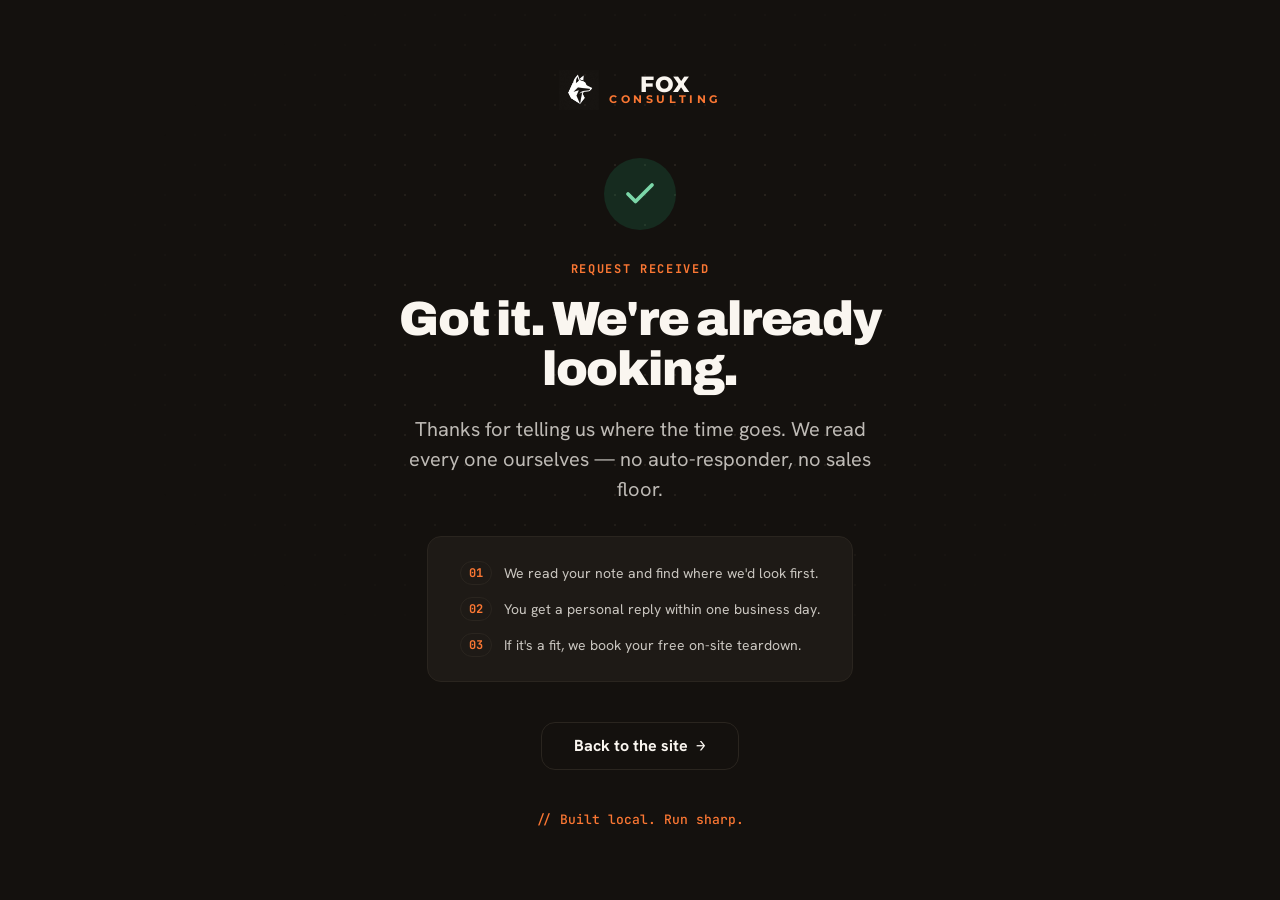
<file: thankyou.html>
<!DOCTYPE html>
<html lang="en">
<head>
  <meta charset="UTF-8">
  <meta name="viewport" content="width=device-width, initial-scale=1.0">
  <title>Thanks — we'll be in touch | Fox Consulting</title>
  <meta name="description" content="Your operations teardown request is in. Fox Consulting will reply personally within one business day.">
  <meta name="robots" content="noindex">

  <!-- ============================================================
       ANALYTICS — keep these IDs identical to index.html.
       This page fires the LEAD CONVERSION (a real submission landed
       here). niche is read from the URL for per-variant attribution.
       ============================================================ -->
  <script>
    window.FOX_ANALYTICS = {
      GA4_ID: "",            // e.g. "G-XXXXXXXXXX"  (same as index.html)
      META_PIXEL_ID: ""      // e.g. "1234567890123456"  (same as index.html)
    };
  </script>
  <script>
    (function () {
      var cfg = window.FOX_ANALYTICS || {};
      var niche = new URLSearchParams(location.search).get('niche') || 'general';
      // ---- Google Analytics 4 ----
      if (cfg.GA4_ID) {
        var s = document.createElement('script'); s.async = true;
        s.src = 'https://www.googletagmanager.com/gtag/js?id=' + cfg.GA4_ID;
        document.head.appendChild(s);
        window.dataLayer = window.dataLayer || [];
        window.gtag = function () { dataLayer.push(arguments); };
        gtag('js', new Date());
        gtag('config', cfg.GA4_ID);
        gtag('event', 'generate_lead', { niche: niche });
      }
      // ---- Meta (Facebook) Pixel ----
      if (cfg.META_PIXEL_ID) {
        !function (f, b, e, v, n, t, s) {
          if (f.fbq) return; n = f.fbq = function () { n.callMethod ? n.callMethod.apply(n, arguments) : n.queue.push(arguments); };
          if (!f._fbq) f._fbq = n; n.push = n; n.loaded = !0; n.version = '2.0'; n.queue = [];
          t = b.createElement(e); t.async = !0; t.src = v; s = b.getElementsByTagName(e)[0]; s.parentNode.insertBefore(t, s);
        }(window, document, 'script', 'https://connect.facebook.net/en_US/fbevents.js');
        fbq('init', cfg.META_PIXEL_ID);
        fbq('track', 'PageView');
        fbq('track', 'Lead', { content_category: niche });
      }
    })();
  </script>

  <link rel="preconnect" href="https://fonts.googleapis.com">
  <link rel="preconnect" href="https://fonts.gstatic.com" crossorigin>
  <link rel="stylesheet" href="colors_and_type.css">

  <style>
    *, *::before, *::after { box-sizing: border-box; }
    body {
      margin: 0; min-height: 100vh; background: var(--bg-inverse); color: var(--fg-inverse);
      font: var(--text-body); -webkit-font-smoothing: antialiased;
      display: grid; place-items: center; padding: var(--space-8);
      position: relative; overflow: hidden;
    }
    body::before {
      content:""; position:absolute; inset:0;
      background-image: radial-gradient(var(--char-700) 1px, transparent 1px);
      background-size: 30px 30px; opacity:.5;
      -webkit-mask-image: radial-gradient(ellipse 60% 55% at 50% 35%, #000 30%, transparent 72%);
              mask-image: radial-gradient(ellipse 60% 55% at 50% 35%, #000 30%, transparent 72%);
      pointer-events:none;
    }
    .card { position: relative; max-width: 560px; text-align: center; }
    .logo { display: inline-flex; align-items: center; gap: 10px; text-decoration: none; margin-bottom: var(--space-12); }
    .logo img { width: 40px; height: 40px; display: block; flex: none; filter: brightness(0) invert(1); }
    .logo-type { font-family: var(--font-logo); line-height: .92; }
    .logo .fox { font-weight: 800; font-size: 22px; letter-spacing: .02em; color: var(--sand-50); display: block; }
    .logo .consulting { font-weight: 700; font-size: 10.5px; letter-spacing: .34em; color: var(--fox-400); display: block; }
    .check {
      width: 72px; height: 72px; border-radius: 50%; display: grid; place-items: center; margin: 0 auto var(--space-8);
      background: color-mix(in srgb, var(--success) 22%, transparent); color: #7BD6A8;
      animation: pop .45s cubic-bezier(.2,.8,.2,1) both;
    }
    .check svg { width: 36px; height: 36px; }
    @keyframes pop { from { transform: scale(.6); opacity: 0; } to { transform: scale(1); opacity: 1; } }
    .eyebrow { font: var(--text-overline); letter-spacing: var(--tracking-overline); text-transform: uppercase; color: var(--fox-400); margin: 0 0 var(--space-4); }
    h1 { font-family: var(--font-display); font-weight: 900; font-size: clamp(32px, 6vw, 48px); letter-spacing: var(--tracking-display); line-height: 1.05; margin: 0 0 var(--space-5); }
    .lead { font: var(--text-lead); color: color-mix(in srgb, var(--sand-50) 74%, transparent); margin: 0 auto var(--space-8); max-width: 42ch; }
    .next {
      display: inline-grid; gap: var(--space-3); text-align: left;
      background: var(--char-900); border: 1px solid var(--border-inverse);
      border-radius: var(--radius-lg); padding: var(--space-6) var(--space-8); margin-bottom: var(--space-10);
    }
    .next .row { display: flex; gap: var(--space-3); align-items: center; font: var(--text-small); color: color-mix(in srgb, var(--sand-50) 78%, transparent); }
    .next .row .n { font: 700 12px/1 var(--font-mono); color: var(--fox-400); border: 1px solid var(--border-inverse); border-radius: var(--radius-pill); padding: 5px 8px; flex: none; }
    .btn {
      display: inline-flex; align-items: center; gap: var(--space-2);
      font: 700 16px/1 var(--font-body); padding: 15px var(--space-8);
      border-radius: var(--radius-lg); border: 1px solid var(--border-inverse);
      background: transparent; color: var(--fg-inverse); text-decoration: none;
      transition: background .18s cubic-bezier(.2,.8,.2,1), transform .18s cubic-bezier(.2,.8,.2,1);
    }
    .btn:hover { background: var(--char-900); transform: translate(2px,-2px); }
    .btn .arrow { font-family: var(--font-mono); }
    .sig { display: block; margin-top: var(--space-10); font: var(--text-mono); color: var(--fox-400); }
    @media (prefers-reduced-motion: reduce) { .check { animation: none; } }
  </style>
</head>
<body>
  <main class="card">
    <a class="logo" href="index.html" aria-label="Fox Consulting home">
      <img src="assets/fox-mark.png" width="40" height="40" alt="" aria-hidden="true">
      <span class="logo-type"><span class="fox">FOX</span><span class="consulting">CONSULTING</span></span>
    </a>

    <div class="check"><svg viewBox="0 0 24 24" fill="none" stroke="currentColor" stroke-width="2.5" stroke-linecap="round" stroke-linejoin="round"><polyline points="20 6 9 17 4 12"/></svg></div>

    <p class="eyebrow">Request received</p>
    <h1>Got it. We're already looking.</h1>
    <p class="lead">Thanks for telling us where the time goes. We read every one ourselves — no auto-responder, no sales floor.</p>

    <div class="next">
      <div class="row"><span class="n">01</span> We read your note and find where we'd look first.</div>
      <div class="row"><span class="n">02</span> You get a personal reply within one business day.</div>
      <div class="row"><span class="n">03</span> If it's a fit, we book your free on-site teardown.</div>
    </div>

    <div>
      <a class="btn" href="index.html">Back to the site <span class="arrow">&rarr;</span></a>
    </div>

    <span class="sig">// Built local. Run sharp.</span>
  </main>
</body>
</html>
</file>
<file: colors_and_type.css>
/* ============================================================
   FOX CONSULTING LLC — Core Tokens: Color + Type
   Import this file first. Fonts load from Google Fonts;
   see fonts/README.md to bundle them locally for offline use.
   ============================================================ */

@import url('https://fonts.googleapis.com/css2?family=Archivo:wght@500;600;700;800;900&family=Hanken+Grotesk:wght@400;500;600;700;800&family=JetBrains+Mono:wght@400;500;700&family=Montserrat:wght@600;700;800&display=swap');

:root {
  /* ---------- BRAND COLOR: Fox Orange ---------- */
  --fox-50:  #FFF3EB;
  --fox-100: #FFE0CC;
  --fox-200: #FFBE94;
  --fox-300: #FF995C;
  --fox-400: #FB7733;
  --fox-500: #EC5E12;   /* PRIMARY — the fox */
  --fox-600: #C94B0A;   /* hover / ember */
  --fox-700: #A03B0A;
  --fox-800: #7A2F0D;
  --fox-900: #4D1E0A;

  /* ---------- CHAR: warm near-black ---------- */
  --char-950: #14110E;  /* primary ink / dark surfaces */
  --char-900: #1E1A16;
  --char-800: #2A251F;
  --char-700: #3A332B;
  --char-600: #524A40;

  /* ---------- SAND: warm neutrals ---------- */
  --sand-50:  #FAF6F0;  /* paper / page background */
  --sand-100: #F3ECE2;
  --sand-200: #E8DDCD;  /* hairline borders on light */
  --sand-300: #D6C7B2;
  --sand-400: #B8A488;
  --sand-500: #8C7A63;  /* muted label text */
  --sand-600: #6B5D4B;  /* secondary text */

  /* ---------- SEMANTIC (warm-tuned) ---------- */
  --success: #1F8A5B;
  --success-bg: #E4F3EC;
  --warning: #C98A00;
  --warning-bg: #FBF0D6;
  --danger:  #CF3A2B;
  --danger-bg: #FBE6E3;
  --info:    #2F6FB0;
  --info-bg: #E4EEF8;

  /* ---------- SEMANTIC ROLES ---------- */
  --bg:            var(--sand-50);
  --bg-elevated:   #FFFFFF;
  --bg-sunken:     var(--sand-100);
  --bg-inverse:    var(--char-950);
  --fg:            var(--char-950);   /* primary text */
  --fg-secondary:  var(--sand-600);   /* supporting text */
  --fg-muted:      var(--sand-500);   /* labels / meta */
  --fg-inverse:    var(--sand-50);
  --accent:        var(--fox-500);
  --accent-hover:  var(--fox-600);
  --accent-fg:     #FFFFFF;           /* text on orange */
  --border:        var(--sand-200);
  --border-strong: var(--sand-300);
  --border-inverse:var(--char-800);
  --ring:          color-mix(in oklch, var(--fox-500) 45%, transparent);

  /* ---------- TYPE FAMILIES ---------- */
  --font-display: 'Archivo', system-ui, sans-serif;       /* headlines, the "fox" energy */
  --font-body:    'Hanken Grotesk', system-ui, sans-serif;/* body + UI workhorse */
  --font-mono:    'JetBrains Mono', ui-monospace, monospace; /* data, metrics, automation */
  --font-logo:    'Montserrat', system-ui, sans-serif;    /* the FOX CONSULTING wordmark only */

  /* ---------- TYPE SCALE (fluid-ish, px) ---------- */
  --text-display: 800 64px/1.02 var(--font-display);
  --text-h1:      800 44px/1.06 var(--font-display);
  --text-h2:      700 32px/1.12 var(--font-display);
  --text-h3:      700 24px/1.2  var(--font-display);
  --text-h4:      600 19px/1.3  var(--font-body);
  --text-lead:    400 20px/1.5  var(--font-body);
  --text-body:    400 16px/1.6  var(--font-body);
  --text-small:   400 14px/1.55 var(--font-body);
  --text-caption: 500 12px/1.4  var(--font-body);
  --text-mono:    500 13px/1.5  var(--font-mono);
  --text-overline:700 12px/1.3  var(--font-mono); /* all-caps eyebrow labels */

  /* letter-spacing helpers */
  --tracking-tight:   -0.02em;
  --tracking-display: -0.025em;
  --tracking-overline: 0.14em;

  /* ---------- SPACING (4px base) ---------- */
  --space-1: 4px;   --space-2: 8px;   --space-3: 12px;  --space-4: 16px;
  --space-5: 20px;  --space-6: 24px;  --space-8: 32px;  --space-10: 40px;
  --space-12: 48px; --space-16: 64px; --space-20: 80px; --space-24: 96px;

  /* ---------- RADIUS ---------- */
  --radius-sm: 6px;
  --radius-md: 10px;
  --radius-lg: 14px;
  --radius-xl: 20px;
  --radius-2xl: 28px;
  --radius-pill: 999px;

  /* ---------- SHADOWS (warm-tinted) ---------- */
  --shadow-xs: 0 1px 2px rgba(20,17,14,.06);
  --shadow-sm: 0 2px 6px -1px rgba(20,17,14,.09);
  --shadow-md: 0 6px 18px -6px rgba(20,17,14,.14);
  --shadow-lg: 0 16px 40px -12px rgba(20,17,14,.18);
  --shadow-accent: 0 8px 24px -8px rgba(236,94,18,.45); /* glow under orange CTAs */
  --shadow-inset: inset 0 1px 0 rgba(255,255,255,.5);
}

/* ============================================================
   SEMANTIC ELEMENT DEFAULTS — opt in via .fox-prose or use vars
   ============================================================ */
.fox-type-display { font: var(--text-display); letter-spacing: var(--tracking-display); color: var(--fg); }
.fox-type-h1 { font: var(--text-h1); letter-spacing: var(--tracking-display); color: var(--fg); }
.fox-type-h2 { font: var(--text-h2); letter-spacing: var(--tracking-tight); color: var(--fg); }
.fox-type-h3 { font: var(--text-h3); letter-spacing: var(--tracking-tight); color: var(--fg); }
.fox-type-h4 { font: var(--text-h4); color: var(--fg); }
.fox-type-lead { font: var(--text-lead); color: var(--fg-secondary); }
.fox-type-body { font: var(--text-body); color: var(--fg); }
.fox-type-small { font: var(--text-small); color: var(--fg-secondary); }
.fox-type-mono { font: var(--text-mono); color: var(--fg); }
.fox-overline {
  font: var(--text-overline);
  letter-spacing: var(--tracking-overline);
  text-transform: uppercase;
  color: var(--accent);
}
</file>
